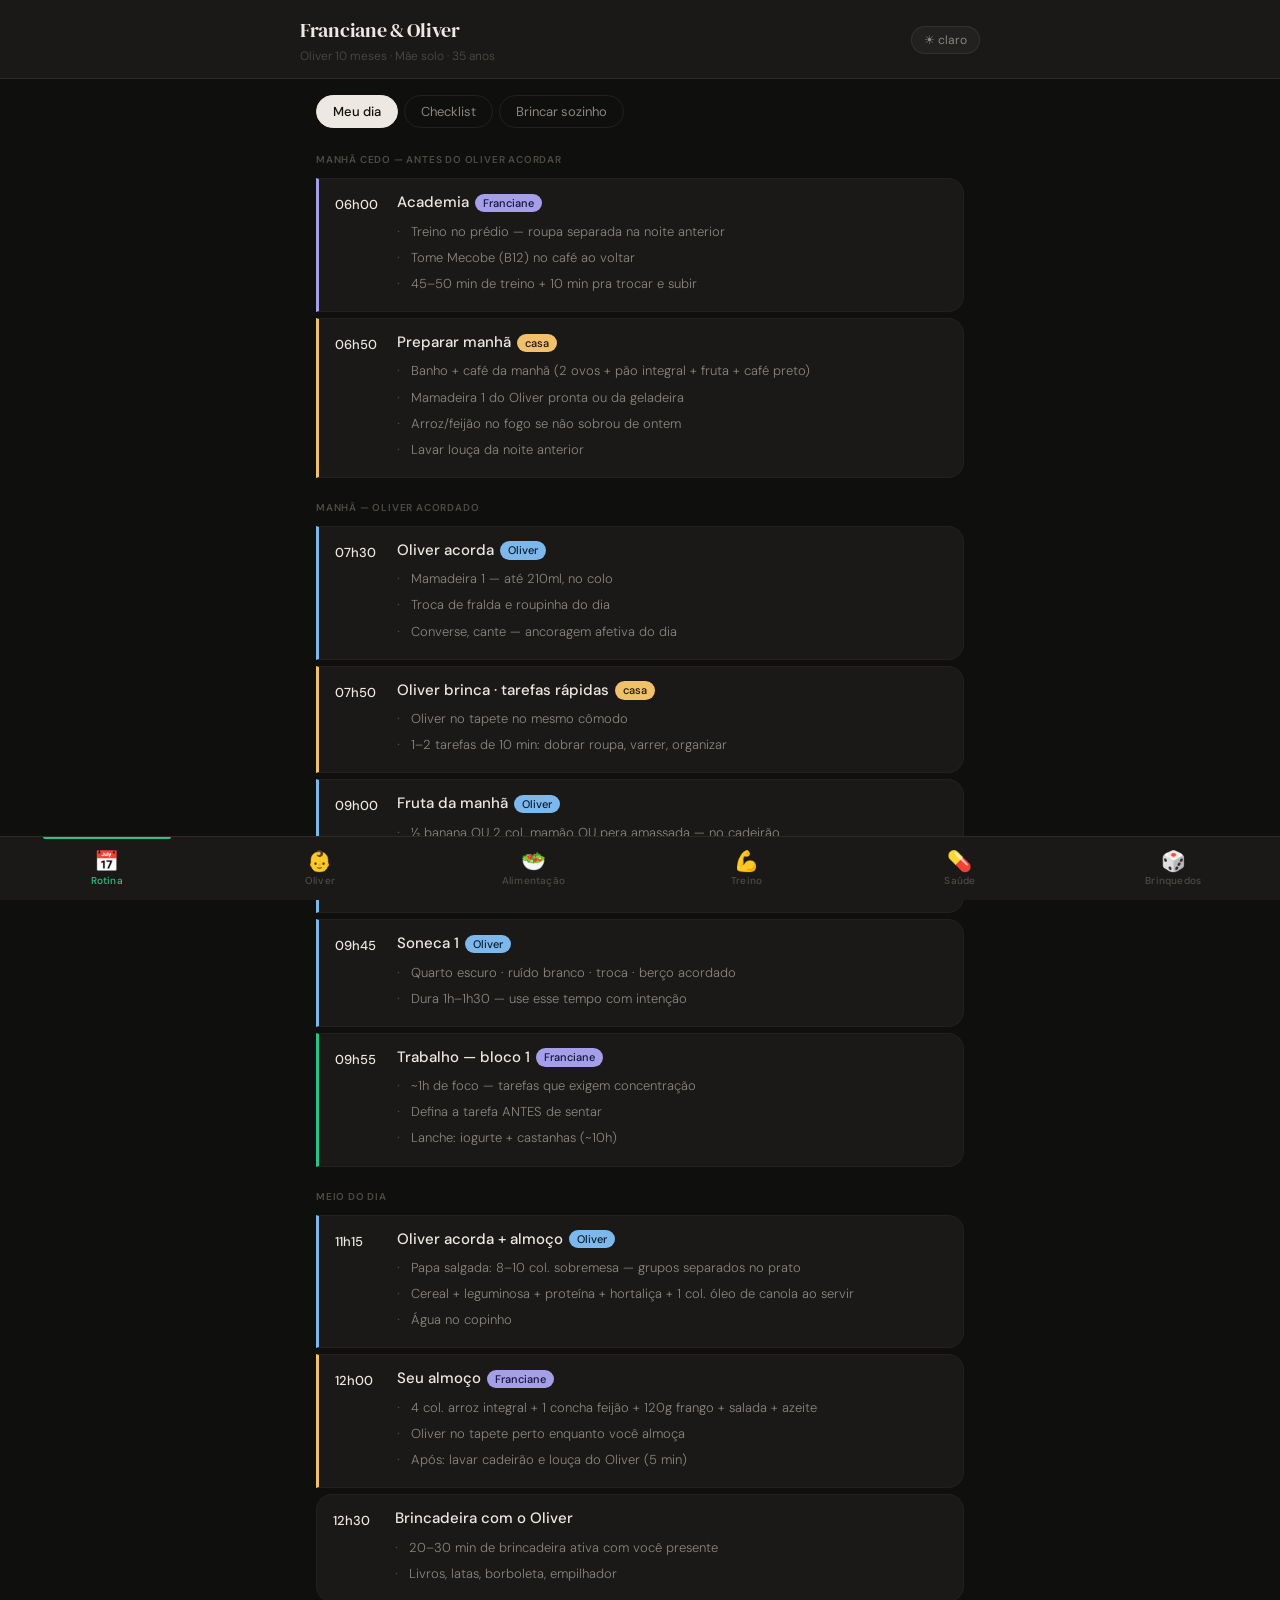
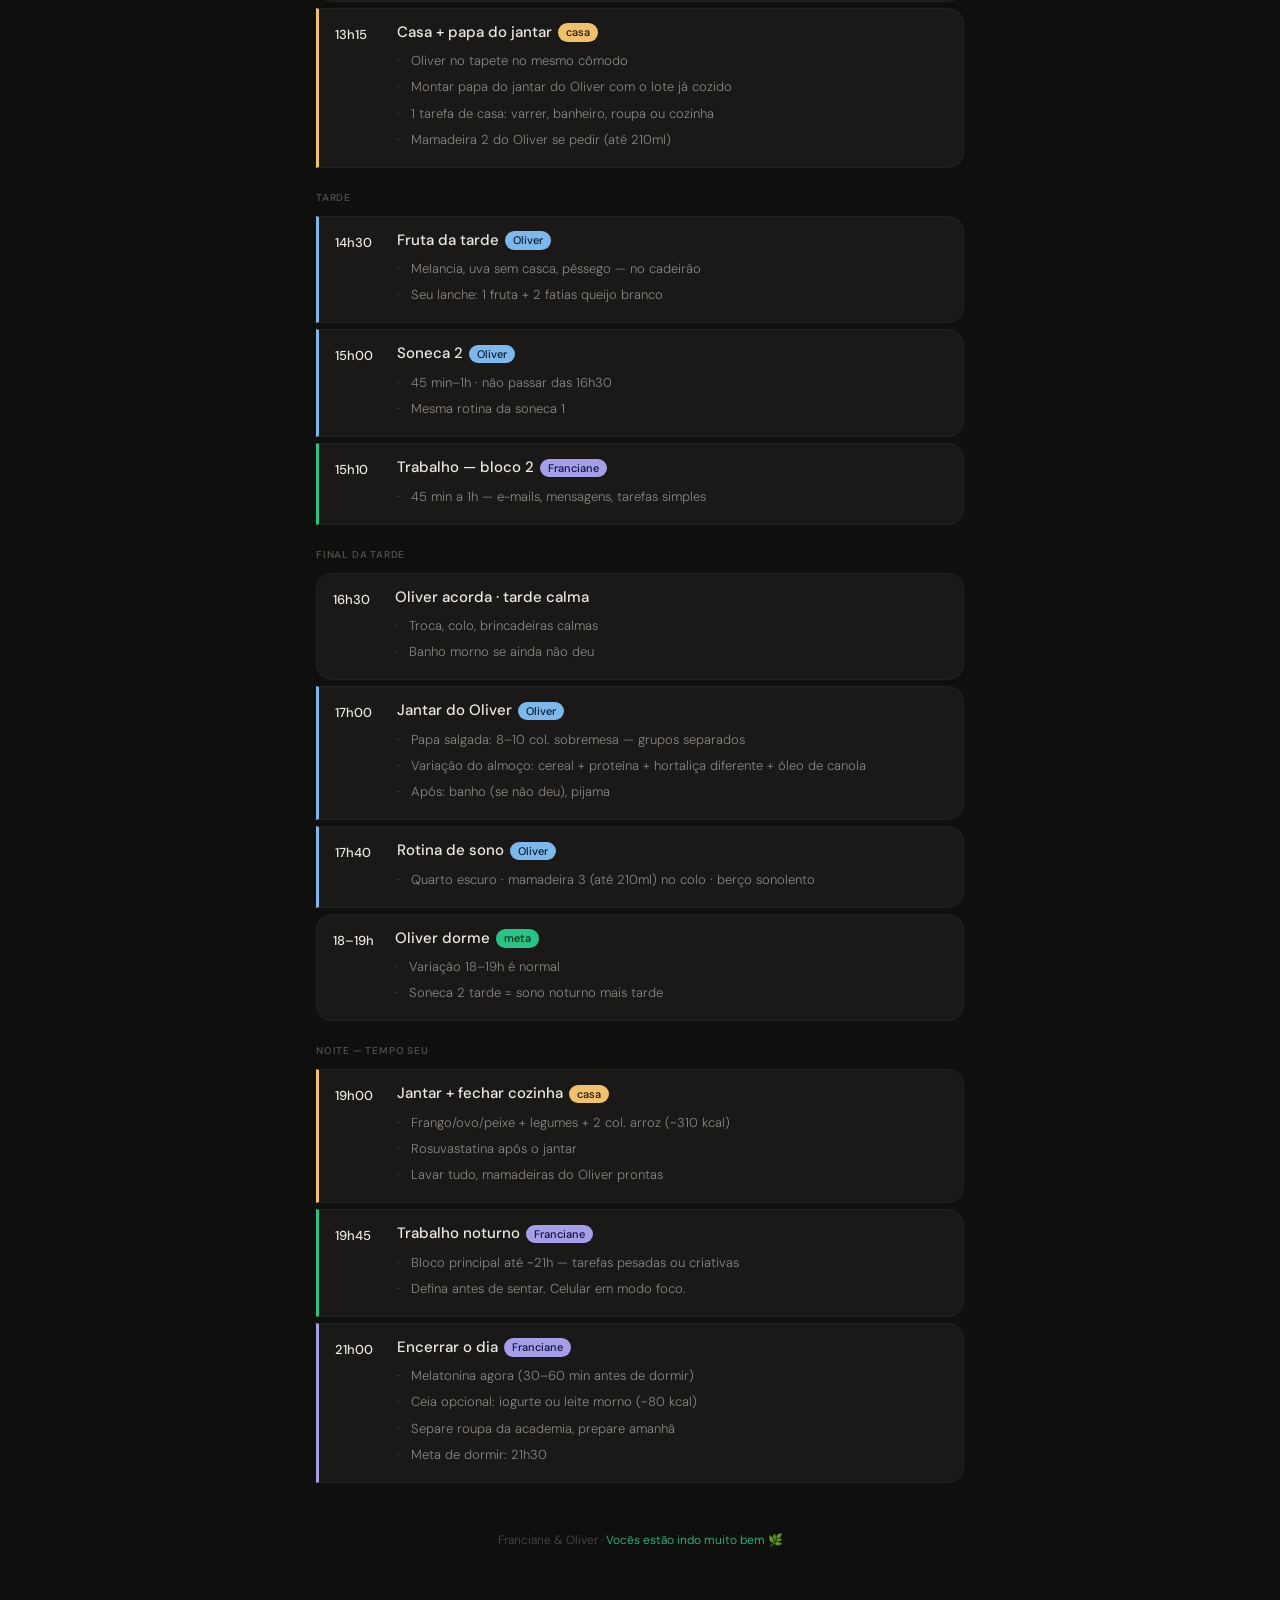
<file: index.html>
<!DOCTYPE html>
<html lang="pt-BR">
<head>
  <meta charset="UTF-8">
  <meta name="viewport" content="width=device-width, initial-scale=1.0">
  <title>Redirecionando...</title>
  <meta http-equiv="refresh" content="0; url=./franciane_oliver_v3.html">
  <script>
    window.location.replace("./franciane_oliver_v3.html");
  </script>
</head>
<body>
  <p>Abrindo app...</p>
</body>
</html>
</file>
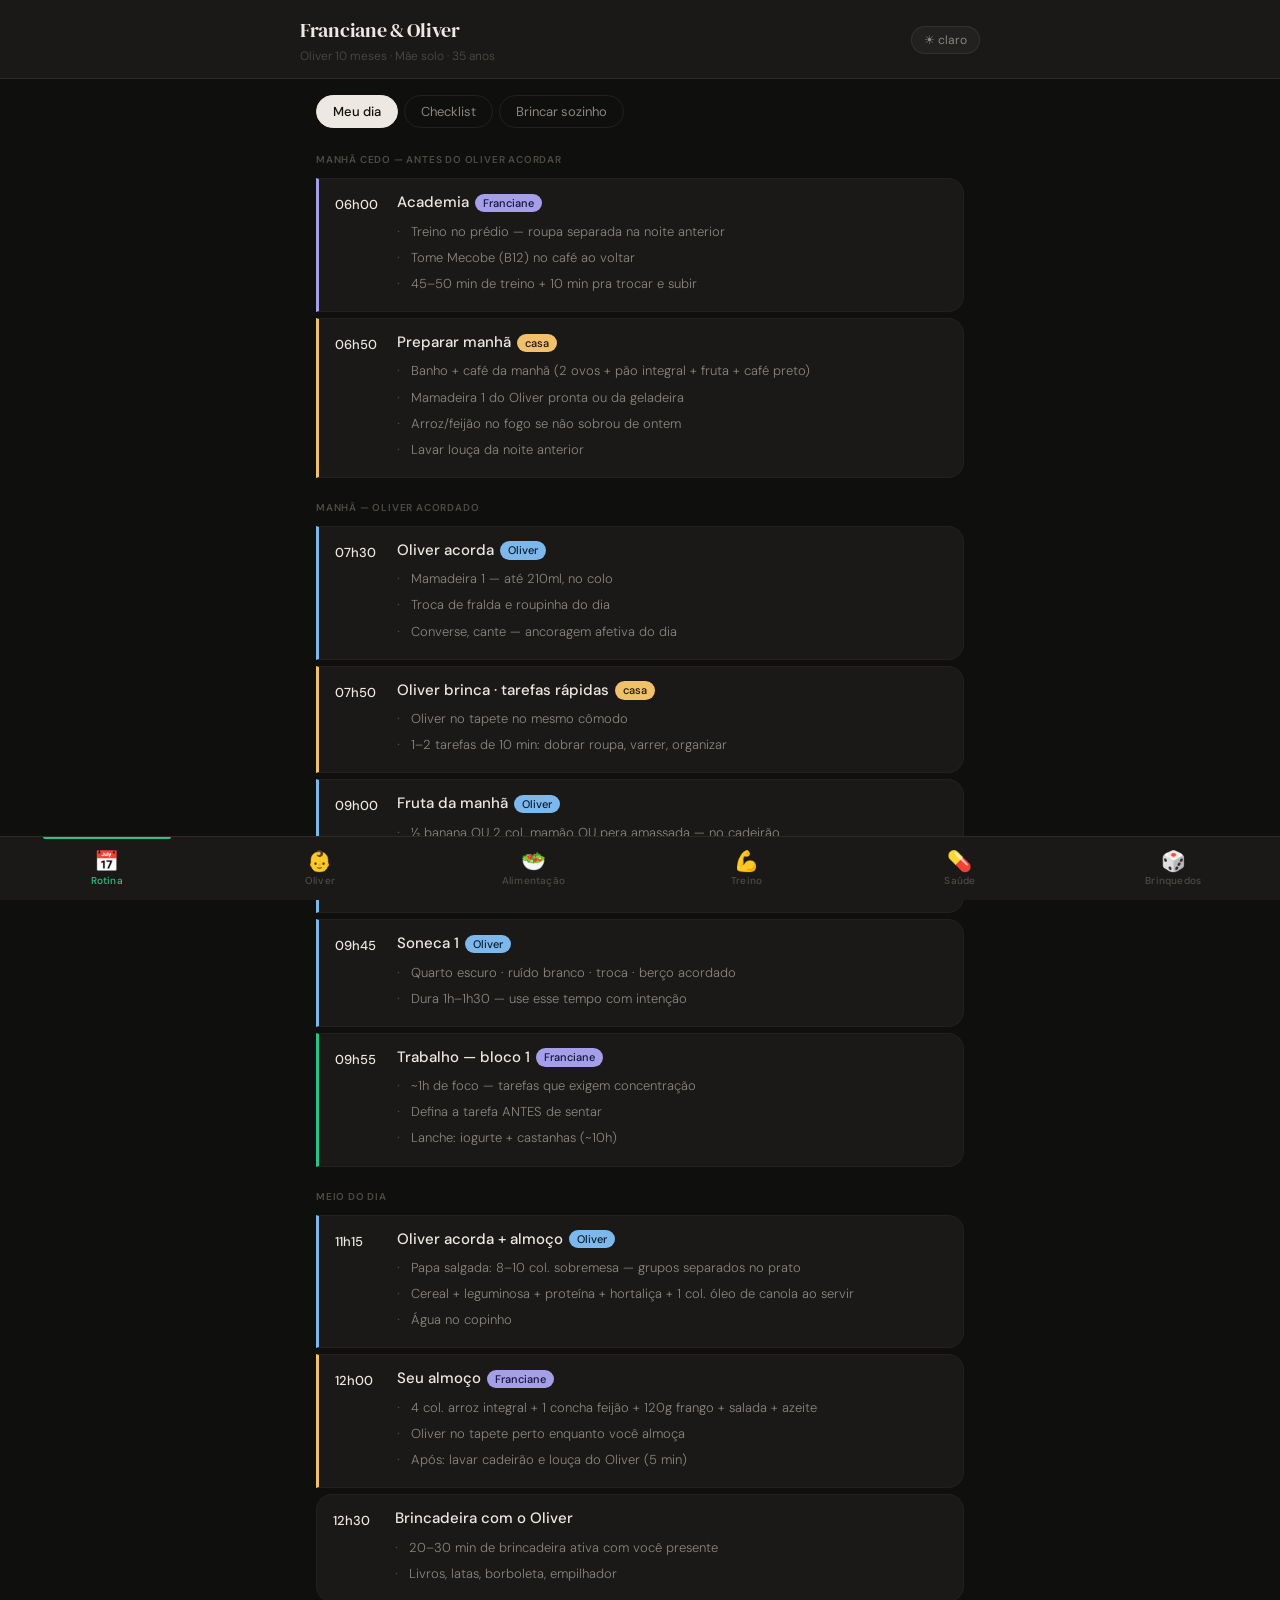
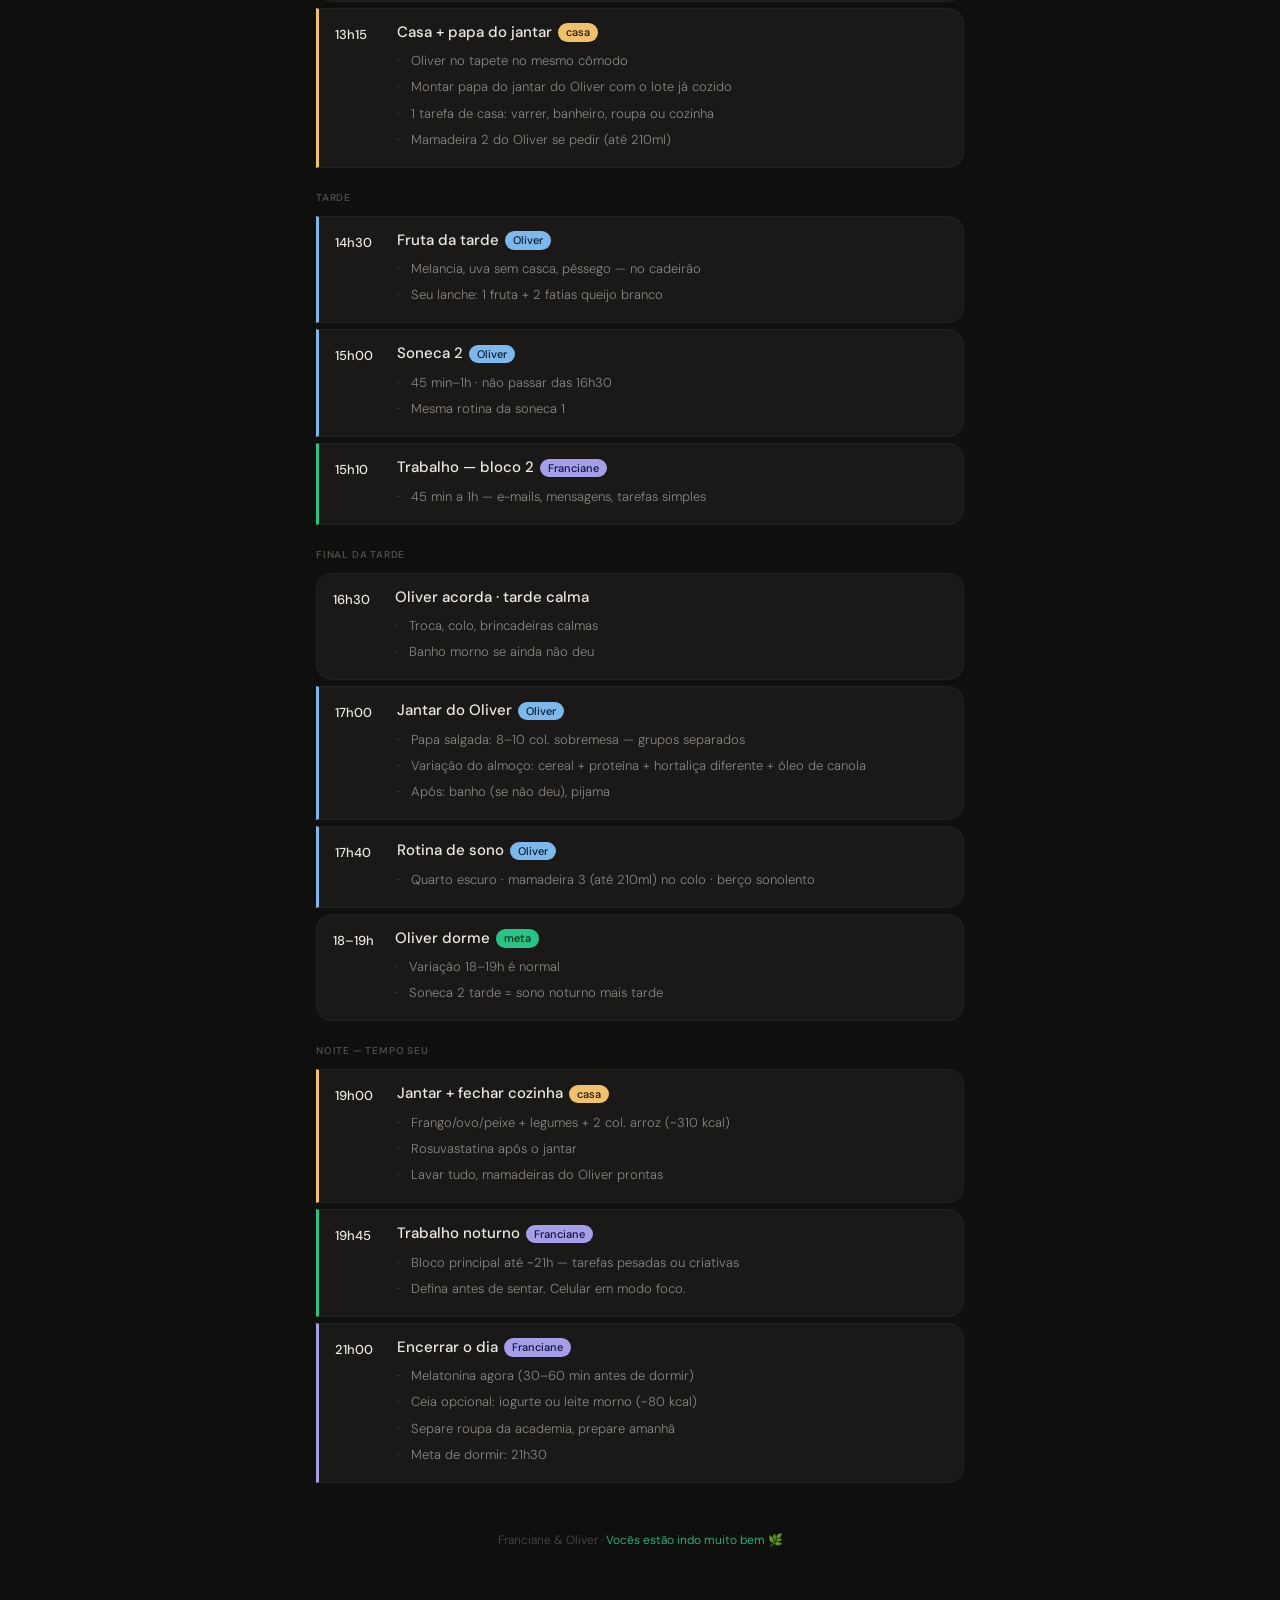
<file: franciane_oliver_v3.html>
<!DOCTYPE html>
<html lang="pt-BR" data-theme="dark">
<head>
<meta charset="UTF-8">
<meta name="viewport" content="width=device-width, initial-scale=1.0, maximum-scale=1.0">
<meta name="theme-color" content="#1A1917">
<title>Franciane &amp; Oliver</title>
<link rel="manifest" href="manifest.webmanifest">
<link href="https://fonts.googleapis.com/css2?family=DM+Serif+Display&family=DM+Sans:opsz,wght@9..40,300;9..40,400;9..40,500;9..40,600&display=swap" rel="stylesheet">
<link rel="stylesheet" href="styles/main.css">
</head>
<body>

<!-- TOP BAR -->
<div class="topbar">
  <div class="topbar-inner">
    <div>
      <h1>Franciane &amp; Oliver</h1>
      <div class="topbar-sub">Oliver 10 meses · Mãe solo · 35 anos</div>
    </div>
    <div class="top-actions">
      <button class="theme-btn" onclick="tT()" id="tbtn">☀ claro</button>
    </div>
  </div>
</div>

<!-- MAIN CONTENT -->
<div class="main">

<!-- ══ ROTINA ══════════════════════════════════ -->
<div class="page visible" id="pg-rotina">

  <div class="pill-nav">
    <button class="pill on" onclick="subNav('rot','rot-dia',this)">Meu dia</button>
    <button class="pill" onclick="subNav('rot','rot-ck',this)">Checklist</button>
    <button class="pill" onclick="subNav('rot','rot-brincar',this)">Brincar sozinho</button>
  </div>

  <!-- sub: meu dia -->
  <div id="rot-dia">
    <div class="timeline">

      <div class="period-tag">Manhã cedo — antes do Oliver acordar</div>

      <div class="tblock you">
        <div class="ttime">06h00</div>
        <div class="tcont">
          <div class="ttitle">Academia <span class="tag tag-you">Franciane</span></div>
          <div class="tdet"><ul>
            <li>Treino no prédio — roupa separada na noite anterior</li>
            <li>Tome Mecobe (B12) no café ao voltar</li>
            <li>45–50 min de treino + 10 min pra trocar e subir</li>
          </ul></div>
        </div>
      </div>

      <div class="tblock home">
        <div class="ttime">06h50</div>
        <div class="tcont">
          <div class="ttitle">Preparar manhã <span class="tag tag-home">casa</span></div>
          <div class="tdet"><ul>
            <li>Banho + café da manhã (2 ovos + pão integral + fruta + café preto)</li>
            <li>Mamadeira 1 do Oliver pronta ou da geladeira</li>
            <li>Arroz/feijão no fogo se não sobrou de ontem</li>
            <li>Lavar louça da noite anterior</li>
          </ul></div>
        </div>
      </div>

      <div class="period-tag">Manhã — Oliver acordado</div>

      <div class="tblock baby">
        <div class="ttime">07h30</div>
        <div class="tcont">
          <div class="ttitle">Oliver acorda <span class="tag tag-baby">Oliver</span></div>
          <div class="tdet"><ul>
            <li>Mamadeira 1 — até 210ml, no colo</li>
            <li>Troca de fralda e roupinha do dia</li>
            <li>Converse, cante — ancoragem afetiva do dia</li>
          </ul></div>
        </div>
      </div>

      <div class="tblock home">
        <div class="ttime">07h50</div>
        <div class="tcont">
          <div class="ttitle">Oliver brinca · tarefas rápidas <span class="tag tag-home">casa</span></div>
          <div class="tdet"><ul>
            <li>Oliver no tapete no mesmo cômodo</li>
            <li>1–2 tarefas de 10 min: dobrar roupa, varrer, organizar</li>
          </ul></div>
        </div>
      </div>

      <div class="tblock baby">
        <div class="ttime">09h00</div>
        <div class="tcont">
          <div class="ttitle">Fruta da manhã <span class="tag tag-baby">Oliver</span></div>
          <div class="tdet"><ul>
            <li>½ banana OU 2 col. mamão OU pera amassada — no cadeirão</li>
            <li>Água no copinho após</li>
            <li>Você pode comer sua fruta junto</li>
          </ul></div>
        </div>
      </div>

      <div class="tblock baby">
        <div class="ttime">09h45</div>
        <div class="tcont">
          <div class="ttitle">Soneca 1 <span class="tag tag-baby">Oliver</span></div>
          <div class="tdet"><ul>
            <li>Quarto escuro · ruído branco · troca · berço acordado</li>
            <li>Dura 1h–1h30 — use esse tempo com intenção</li>
          </ul></div>
        </div>
      </div>

      <div class="tblock work">
        <div class="ttime">09h55</div>
        <div class="tcont">
          <div class="ttitle">Trabalho — bloco 1 <span class="tag tag-you">Franciane</span></div>
          <div class="tdet"><ul>
            <li>~1h de foco — tarefas que exigem concentração</li>
            <li>Defina a tarefa ANTES de sentar</li>
            <li>Lanche: iogurte + castanhas (~10h)</li>
          </ul></div>
        </div>
      </div>

      <div class="period-tag">Meio do dia</div>

      <div class="tblock baby">
        <div class="ttime">11h15</div>
        <div class="tcont">
          <div class="ttitle">Oliver acorda + almoço <span class="tag tag-baby">Oliver</span></div>
          <div class="tdet"><ul>
            <li>Papa salgada: 8–10 col. sobremesa — grupos separados no prato</li>
            <li>Cereal + leguminosa + proteína + hortaliça + 1 col. óleo de canola ao servir</li>
            <li>Água no copinho</li>
          </ul></div>
        </div>
      </div>

      <div class="tblock home">
        <div class="ttime">12h00</div>
        <div class="tcont">
          <div class="ttitle">Seu almoço <span class="tag tag-you">Franciane</span></div>
          <div class="tdet"><ul>
            <li>4 col. arroz integral + 1 concha feijão + 120g frango + salada + azeite</li>
            <li>Oliver no tapete perto enquanto você almoça</li>
            <li>Após: lavar cadeirão e louça do Oliver (5 min)</li>
          </ul></div>
        </div>
      </div>

      <div class="tblock">
        <div class="ttime">12h30</div>
        <div class="tcont">
          <div class="ttitle">Brincadeira com o Oliver</div>
          <div class="tdet"><ul>
            <li>20–30 min de brincadeira ativa com você presente</li>
            <li>Livros, latas, borboleta, empilhador</li>
          </ul></div>
        </div>
      </div>

      <div class="tblock home">
        <div class="ttime">13h15</div>
        <div class="tcont">
          <div class="ttitle">Casa + papa do jantar <span class="tag tag-home">casa</span></div>
          <div class="tdet"><ul>
            <li>Oliver no tapete no mesmo cômodo</li>
            <li>Montar papa do jantar do Oliver com o lote já cozido</li>
            <li>1 tarefa de casa: varrer, banheiro, roupa ou cozinha</li>
            <li>Mamadeira 2 do Oliver se pedir (até 210ml)</li>
          </ul></div>
        </div>
      </div>

      <div class="period-tag">Tarde</div>

      <div class="tblock baby">
        <div class="ttime">14h30</div>
        <div class="tcont">
          <div class="ttitle">Fruta da tarde <span class="tag tag-baby">Oliver</span></div>
          <div class="tdet"><ul>
            <li>Melancia, uva sem casca, pêssego — no cadeirão</li>
            <li>Seu lanche: 1 fruta + 2 fatias queijo branco</li>
          </ul></div>
        </div>
      </div>

      <div class="tblock baby">
        <div class="ttime">15h00</div>
        <div class="tcont">
          <div class="ttitle">Soneca 2 <span class="tag tag-baby">Oliver</span></div>
          <div class="tdet"><ul>
            <li>45 min–1h · não passar das 16h30</li>
            <li>Mesma rotina da soneca 1</li>
          </ul></div>
        </div>
      </div>

      <div class="tblock work">
        <div class="ttime">15h10</div>
        <div class="tcont">
          <div class="ttitle">Trabalho — bloco 2 <span class="tag tag-you">Franciane</span></div>
          <div class="tdet"><ul>
            <li>45 min a 1h — e-mails, mensagens, tarefas simples</li>
          </ul></div>
        </div>
      </div>

      <div class="period-tag">Final da tarde</div>

      <div class="tblock">
        <div class="ttime">16h30</div>
        <div class="tcont">
          <div class="ttitle">Oliver acorda · tarde calma</div>
          <div class="tdet"><ul>
            <li>Troca, colo, brincadeiras calmas</li>
            <li>Banho morno se ainda não deu</li>
          </ul></div>
        </div>
      </div>

      <div class="tblock baby">
        <div class="ttime">17h00</div>
        <div class="tcont">
          <div class="ttitle">Jantar do Oliver <span class="tag tag-baby">Oliver</span></div>
          <div class="tdet"><ul>
            <li>Papa salgada: 8–10 col. sobremesa — grupos separados</li>
            <li>Variação do almoço: cereal + proteína + hortaliça diferente + óleo de canola</li>
            <li>Após: banho (se não deu), pijama</li>
          </ul></div>
        </div>
      </div>

      <div class="tblock baby">
        <div class="ttime">17h40</div>
        <div class="tcont">
          <div class="ttitle">Rotina de sono <span class="tag tag-baby">Oliver</span></div>
          <div class="tdet"><ul>
            <li>Quarto escuro · mamadeira 3 (até 210ml) no colo · berço sonolento</li>
          </ul></div>
        </div>
      </div>

      <div class="tblock">
        <div class="ttime">18–19h</div>
        <div class="tcont">
          <div class="ttitle">Oliver dorme <span class="tag tag-green">meta</span></div>
          <div class="tdet"><ul>
            <li>Variação 18–19h é normal</li>
            <li>Soneca 2 tarde = sono noturno mais tarde</li>
          </ul></div>
        </div>
      </div>

      <div class="period-tag">Noite — tempo seu</div>

      <div class="tblock home">
        <div class="ttime">19h00</div>
        <div class="tcont">
          <div class="ttitle">Jantar + fechar cozinha <span class="tag tag-home">casa</span></div>
          <div class="tdet"><ul>
            <li>Frango/ovo/peixe + legumes + 2 col. arroz (~310 kcal)</li>
            <li>Rosuvastatina após o jantar</li>
            <li>Lavar tudo, mamadeiras do Oliver prontas</li>
          </ul></div>
        </div>
      </div>

      <div class="tblock work">
        <div class="ttime">19h45</div>
        <div class="tcont">
          <div class="ttitle">Trabalho noturno <span class="tag tag-you">Franciane</span></div>
          <div class="tdet"><ul>
            <li>Bloco principal até ~21h — tarefas pesadas ou criativas</li>
            <li>Defina antes de sentar. Celular em modo foco.</li>
          </ul></div>
        </div>
      </div>

      <div class="tblock you">
        <div class="ttime">21h00</div>
        <div class="tcont">
          <div class="ttitle">Encerrar o dia <span class="tag tag-you">Franciane</span></div>
          <div class="tdet"><ul>
            <li>Melatonina agora (30–60 min antes de dormir)</li>
            <li>Ceia opcional: iogurte ou leite morno (~80 kcal)</li>
            <li>Separe roupa da academia, prepare amanhã</li>
            <li>Meta de dormir: 21h30</li>
          </ul></div>
        </div>
      </div>

    </div>
  </div>

  <!-- sub: checklist -->
  <div id="rot-ck" style="display:none">
    <div class="prog-wrap">
      <div class="prog-top">
        <span class="prog-lbl" id="pl">0 de 17 concluídas</span>
        <span class="prog-pct" id="ppct">0%</span>
      </div>
      <div class="prog-track"><div class="prog-fill" id="pf" style="width:0%"></div></div>
    </div>
    <div class="ck-tools">
      <div class="ck-date" id="ckDateLbl">Checklist de hoje</div>
      <div class="ck-actions">
        <button class="ck-btn" type="button" onclick="resetChecklistToday()">Resetar hoje</button>
        <button class="ck-btn" type="button" onclick="exportAppData()">Backup</button>
        <button class="ck-btn primary" type="button" onclick="openImportPicker()">Restaurar</button>
        <input type="file" id="importFileInput" accept="application/json" style="display:none">
      </div>
    </div>
    <div class="ck-list">
      <div class="ck-grp">Manhã cedo</div>
      <div class="ck-row" onclick="tg(this, event)"><div class="ck-box"><span class="ck-tick">✓</span></div><div class="ck-time editable" data-edit-key="ck-time-0">06h00</div><div class="ck-lbl editable" data-edit-key="ck-label-0">Academia (50 min) · Mecobe no cafe</div></div>
      <div class="ck-row" onclick="tg(this, event)"><div class="ck-box"><span class="ck-tick">✓</span></div><div class="ck-time editable" data-edit-key="ck-time-1">06h50</div><div class="ck-lbl editable" data-edit-key="ck-label-1">Cafe da manha · mamadeira pronta · arroz/feijao no fogo</div></div>
      <div class="ck-grp">Manhã com o Oliver</div>
      <div class="ck-row" onclick="tg(this, event)"><div class="ck-box"><span class="ck-tick">✓</span></div><div class="ck-time editable" data-edit-key="ck-time-2">07h30</div><div class="ck-lbl editable" data-edit-key="ck-label-2">Oliver acorda · mamadeira 1 · troca</div></div>
      <div class="ck-row" onclick="tg(this, event)"><div class="ck-box"><span class="ck-tick">✓</span></div><div class="ck-time editable" data-edit-key="ck-time-3">07h50</div><div class="ck-lbl editable" data-edit-key="ck-label-3">Oliver no tapete · 1-2 tarefas rapidas</div></div>
      <div class="ck-row" onclick="tg(this, event)"><div class="ck-box"><span class="ck-tick">✓</span></div><div class="ck-time editable" data-edit-key="ck-time-4">09h00</div><div class="ck-lbl editable" data-edit-key="ck-label-4">Fruta da manha · agua</div></div>
      <div class="ck-row" onclick="tg(this, event)"><div class="ck-box"><span class="ck-tick">✓</span></div><div class="ck-time editable" data-edit-key="ck-time-5">09h45</div><div class="ck-lbl editable" data-edit-key="ck-label-5">Soneca 1 · trabalho bloco 1 (~1h)</div></div>
      <div class="ck-grp">Meio do dia</div>
      <div class="ck-row" onclick="tg(this, event)"><div class="ck-box"><span class="ck-tick">✓</span></div><div class="ck-time editable" data-edit-key="ck-time-6">11h15</div><div class="ck-lbl editable" data-edit-key="ck-label-6">Oliver acorda · papa salgada almoco</div></div>
      <div class="ck-row" onclick="tg(this, event)"><div class="ck-box"><span class="ck-tick">✓</span></div><div class="ck-time editable" data-edit-key="ck-time-7">12h00</div><div class="ck-lbl editable" data-edit-key="ck-label-7">Seu almoco · lavar louca do Oliver</div></div>
      <div class="ck-row" onclick="tg(this, event)"><div class="ck-box"><span class="ck-tick">✓</span></div><div class="ck-time editable" data-edit-key="ck-time-8">12h30</div><div class="ck-lbl editable" data-edit-key="ck-label-8">Brincadeira ativa (20-30 min)</div></div>
      <div class="ck-row" onclick="tg(this, event)"><div class="ck-box"><span class="ck-tick">✓</span></div><div class="ck-time editable" data-edit-key="ck-time-9">13h15</div><div class="ck-lbl editable" data-edit-key="ck-label-9">Papa do jantar · tarefa de casa · mamadeira 2</div></div>
      <div class="ck-grp">Tarde</div>
      <div class="ck-row" onclick="tg(this, event)"><div class="ck-box"><span class="ck-tick">✓</span></div><div class="ck-time editable" data-edit-key="ck-time-10">14h30</div><div class="ck-lbl editable" data-edit-key="ck-label-10">Fruta da tarde Oliver · seu lanche</div></div>
      <div class="ck-row" onclick="tg(this, event)"><div class="ck-box"><span class="ck-tick">✓</span></div><div class="ck-time editable" data-edit-key="ck-time-11">15h00</div><div class="ck-lbl editable" data-edit-key="ck-label-11">Soneca 2 · trabalho bloco 2 (~45 min)</div></div>
      <div class="ck-row" onclick="tg(this, event)"><div class="ck-box"><span class="ck-tick">✓</span></div><div class="ck-time editable" data-edit-key="ck-time-12">17h00</div><div class="ck-lbl editable" data-edit-key="ck-label-12">Jantar Oliver · banho · pijama · mamadeira 3</div></div>
      <div class="ck-row" onclick="tg(this, event)"><div class="ck-box"><span class="ck-tick">✓</span></div><div class="ck-time editable" data-edit-key="ck-time-13">18-19h</div><div class="ck-lbl editable" data-edit-key="ck-label-13">Oliver dorme</div></div>
      <div class="ck-grp">Noite</div>
      <div class="ck-row" onclick="tg(this, event)"><div class="ck-box"><span class="ck-tick">✓</span></div><div class="ck-time editable" data-edit-key="ck-time-14">19h00</div><div class="ck-lbl editable" data-edit-key="ck-label-14">Jantar · Rosuvastatina · cozinha fechada</div></div>
      <div class="ck-row" onclick="tg(this, event)"><div class="ck-box"><span class="ck-tick">✓</span></div><div class="ck-time editable" data-edit-key="ck-time-15">19h45</div><div class="ck-lbl editable" data-edit-key="ck-label-15">Trabalho noturno</div></div>
      <div class="ck-row" onclick="tg(this, event)"><div class="ck-box"><span class="ck-tick">✓</span></div><div class="ck-time editable" data-edit-key="ck-time-16">21h00</div><div class="ck-lbl editable" data-edit-key="ck-label-16">Melatonina · ceia · roupa academia · dormir 21h30</div></div>
    </div>
  </div>

  <!-- sub: brincar sozinho -->
  <div id="rot-brincar" style="display:none">
    <div class="info-box blue" style="margin-top:16px">
      <strong>Por que o Oliver vem atrás de você?</strong><br>
      Fase de angústia de separação — neurológico e saudável. Enquanto ele te vê, consegue brincar 10–20 min.
    </div>
    <div class="slabel">Regra principal</div>
    <div class="tip"><div class="tip-title">Mesmo cômodo sempre</div><div class="tip-body">Não tente sair de perto — leve ele junto. Monte o tapete onde você vai trabalhar. Com você à vista, ele tolera ficar sozinho.</div></div>
    <div class="slabel">Cantinho seguro</div>
    <div class="tip amber"><div class="tip-title">Como montar</div><div class="tip-body"><ul>
      <li>Tapete de EVA longe de tomadas e quinas</li>
      <li>Grade dobrável delimita área segura</li>
      <li>Latas, potes, caixinhas, bola — objetos variados</li>
      <li>Troque os brinquedos a cada 2–3 dias</li>
    </ul></div></div>
    <div class="tip"><div class="tip-title">Técnica: 5 min antes de afastar</div><div class="tip-body">Sente no chão com ele por 5 min antes de qualquer tarefa. Ele se "abastece" de atenção e aguentar mais tempo sozinho depois.</div></div>
    <div class="slabel">O que funciona com ele por perto</div>
    <div class="tip blue"><div class="tip-title">Tarefas compatíveis</div><div class="tip-body"><ul>
      <li>Dobrar roupa, varrer, organizar sala</li>
      <li>Lavar louça — cadeirinha ao lado da pia</li>
      <li>Cozinhar coisas simples — longe do fogão</li>
    </ul></div></div>
    <div class="tip coral"><div class="tip-title">Tarefas incompatíveis (guardar pra soneca)</div><div class="tip-body"><ul>
      <li>Trabalho com leitura/escrita concentrada</li>
      <li>Óleo quente, panela de pressão</li>
      <li>Limpeza com produto químico</li>
    </ul></div></div>
  </div>

</div>

<!-- ══ OLIVER ══════════════════════════════════ -->
<div class="page" id="pg-oliver">

  <div class="pill-nav">
    <button class="pill on" onclick="subNav('oli','oli-ali',this)">Alimentação</button>
    <button class="pill" onclick="subNav('oli','oli-sono',this)">Sono</button>
    <button class="pill" onclick="subNav('oli','oli-dr',this)">Dr. Gleyson</button>
  </div>

  <!-- sub: alimentação -->
  <div id="oli-ali">

    <div class="slabel">Dia do Oliver</div>
    <div class="card">
      <div class="card-head"><span class="card-title">Horários de todas as refeições</span></div>
      <div class="card-row"><div class="cr-l">07h30</div><div class="cr-r">🍼 Mamadeira 1 — ao acordar (até 210ml)</div></div>
      <div class="card-row"><div class="cr-l">09h00</div><div class="cr-r">🍌 Fruta da manhã — antes da soneca 1</div></div>
      <div class="card-row"><div class="cr-l">11h15</div><div class="cr-r">🍽 Papa salgada — almoço (8–10 col. sobremesa)</div></div>
      <div class="card-row"><div class="cr-l">13h15</div><div class="cr-r">🍼 Mamadeira 2 — se pedir (até 210ml)</div></div>
      <div class="card-row"><div class="cr-l">14h30</div><div class="cr-r">🍉 Fruta da tarde — antes da soneca 2</div></div>
      <div class="card-row"><div class="cr-l">17h00</div><div class="cr-r">🍽 Papa salgada — jantar (8–10 col. sobremesa)</div></div>
      <div class="card-row"><div class="cr-l">17h40</div><div class="cr-r">🍼 Mamadeira 3 — quarto escuro, antes de dormir (até 210ml)</div></div>
    </div>

    <div class="slabel">Frutas</div>
    <div class="card">
      <div class="card-head"><span class="card-title">Fruta da manhã · 09h00</span><span class="card-sub">antes da soneca 1</span></div>
      <div class="card-row"><div class="cr-l">Banana</div><div class="cr-r">½ unidade amassada</div></div>
      <div class="card-row"><div class="cr-l">Mamão</div><div class="cr-r">2 col. sopa amassado</div></div>
      <div class="card-row"><div class="cr-l">Pera / maçã / manga</div><div class="cr-r">2 col. sopa amassada</div></div>
    </div>
    <div class="card">
      <div class="card-head"><span class="card-title">Fruta da tarde · 14h30</span><span class="card-sub">antes da soneca 2</span></div>
      <div class="card-row"><div class="cr-l">Melancia</div><div class="cr-r">2–3 col. sopa em pedaços</div></div>
      <div class="card-row"><div class="cr-l">Uva</div><div class="cr-r">3–4 un. sem casca, cortadas ao meio</div></div>
      <div class="card-row"><div class="cr-l">Pêssego / ameixa</div><div class="cr-r">2 col. sopa amassada</div></div>
    </div>

    <div class="slabel">Papa salgada — Dr. Gleyson</div>
    <div class="info-box green">
      <strong>Regra:</strong> 8–10 colheres de sobremesa por refeição · alimentos <strong>separados</strong> no prato · 1 col. óleo de canola só na hora de servir (não cozinhar)
    </div>

    <div class="meal">
      <div class="meal-head"><span class="meal-title">Almoço · 11h15</span><span class="meal-kcal">8–10 col. sobremesa</span></div>
      <div class="meal-row"><span class="meal-name">🌾 Cereal ou tubérculo</span><span class="meal-qty">arroz, macarrão, batata, mandioca</span></div>
      <div class="meal-row"><span class="meal-name">🫘 Leguminosa</span><span class="meal-qty">feijão, ervilha, lentilha</span></div>
      <div class="meal-row"><span class="meal-name">🍗 Proteína animal</span><span class="meal-qty">frango, carne, ovo cozido, peixe</span></div>
      <div class="meal-row"><span class="meal-name">🥕 Hortaliça</span><span class="meal-qty">cenoura, abobrinha, espinafre, acelga</span></div>
      <div class="meal-row"><span class="meal-name">🫙 Óleo de canola</span><span class="meal-qty">1 col. sobremesa — só na papa pronta</span></div>
    </div>

    <div class="meal">
      <div class="meal-head"><span class="meal-title">Jantar · 17h00</span><span class="meal-kcal">variar do almoço</span></div>
      <div class="meal-row"><span class="meal-name">🌾 Cereal ou tubérculo</span><span class="meal-qty">diferente do almoço</span></div>
      <div class="meal-row"><span class="meal-name">🫘 Leguminosa</span><span class="meal-qty">pode repetir</span></div>
      <div class="meal-row"><span class="meal-name">🍗 Proteína animal</span><span class="meal-qty">diferente do almoço</span></div>
      <div class="meal-row"><span class="meal-name">🥕 Hortaliça</span><span class="meal-qty">beterraba, chuchu, vagem, berinjela</span></div>
      <div class="meal-row"><span class="meal-name">🫙 Óleo de canola</span><span class="meal-qty">1 col. sobremesa — só na papa pronta</span></div>
    </div>

    <div class="tip amber">
      <div class="tip-title">Montagem do prato</div>
      <div class="tip-body">Cada grupo separado no prato — Oliver precisa ver, cheirar e provar cada sabor individualmente. Não misture tudo. Isso facilita a aceitação a longo prazo.</div>
    </div>
  </div>

  <!-- sub: sono -->
  <div id="oli-sono" style="display:none">
    <div class="slabel">Janelas de sono</div>
    <div class="card">
      <div class="card-row"><div class="cr-l">Soneca 1</div><div class="cr-r">09h45 · 1h–1h30 · acordado ~2h15 antes</div></div>
      <div class="card-row"><div class="cr-l">Soneca 2</div><div class="cr-r">15h · 45min–1h · terminar até 16h30</div></div>
      <div class="card-row"><div class="cr-l">Noite</div><div class="cr-r">18h–19h até ~07h30 (10–12h)</div></div>
    </div>
    <div class="slabel">Rotina — sempre igual</div>
    <div class="card">
      <div class="card-row"><div class="cr-l">1. Quarto escuro</div><div class="cr-r">blackout ou cortina grossa</div></div>
      <div class="card-row"><div class="cr-l">2. Ruído branco</div><div class="cr-r">app, YouTube ou ventilador</div></div>
      <div class="card-row"><div class="cr-l">3. Troca de fralda</div><div class="cr-r">calma, sem muita conversa</div></div>
      <div class="card-row"><div class="cr-l">4. Mamadeira no colo</div><div class="cr-r">sentada na penumbra, silêncio</div></div>
      <div class="card-row"><div class="cr-l">5. Berço acordado</div><div class="cr-r">sonolento, não dormindo</div></div>
    </div>
    <div class="tip coral"><div class="tip-title">Atenção à soneca 2</div><div class="tip-body">Se passar das 16h30, compromete o sono da noite inteira. Se não dormiu a soneca 2, antecipe o sono noturno para 17h30.</div></div>
  </div>

  <!-- sub: dr gleyson -->
  <div id="oli-dr" style="display:none">
    <div class="info-box blue" style="margin-top:16px">
      <strong>Dr. Gleyson Müller — Pediatra CRM 107.798</strong><br>
      Clínica Plexus · Descomplica Pediatra (YouTube)
    </div>
    <div class="slabel">Regras principais</div>
    <div class="card">
      <div class="card-row"><div class="cr-l">Alimentos separados</div><div class="cr-r">Cada grupo separado no prato — Oliver identifica cada sabor</div></div>
      <div class="card-row"><div class="cr-l">8–10 exposições</div><div class="cr-r">Continue oferecendo se recusar — são necessárias 8–10 tentativas</div></div>
      <div class="card-row"><div class="cr-l">Óleo de canola</div><div class="cr-r">1 col. sobremesa na papa JÁ PRONTA — não cozinhar</div></div>
      <div class="card-row"><div class="cr-l">Sem sal</div><div class="cr-r">Tempere só com ervas: salsinha, cebolinha</div></div>
      <div class="card-row"><div class="cr-l">Sem açúcar / mel</div><div class="cr-r">Mel proibido para menores de 1 ano</div></div>
      <div class="card-row"><div class="cr-l">Ovo inteiro</div><div class="cr-r">Clara + gema — sempre bem cozido. Pode desde o 6º mês</div></div>
      <div class="card-row"><div class="cr-l">Peixe</div><div class="cr-r">Merluza, tilápia sem espinhas. Pode desde o 6º mês</div></div>
    </div>
    <div class="slabel">O que é cada grupo</div>
    <div class="card">
      <div class="card-head"><span class="card-title">Hortaliças — legumes vs verduras</span></div>
      <div class="card-row"><div class="cr-l">Legumes</div><div class="cr-r">Cenoura, beterraba, abóbora, chuchu, vagem, berinjela, pimentão</div></div>
      <div class="card-row"><div class="cr-l">Verduras</div><div class="cr-r">Agrião, alface, espinafre, serralha, acelga, almeirão</div></div>
    </div>
    <div class="card">
      <div class="card-head"><span class="card-title">Cereais e tubérculos</span></div>
      <div class="card-row"><div class="cr-l">Cereais</div><div class="cr-r">Arroz, milho, macarrão</div></div>
      <div class="card-row"><div class="cr-l">Tubérculos</div><div class="cr-r">Batata, mandioca, cará, inhame, batata-doce</div></div>
    </div>
  </div>

</div>

<!-- ══ ALIMENTAÇÃO ═════════════════════════════ -->
<div class="page" id="pg-alim">

  <div class="pill-nav">
    <button class="pill on" onclick="subNav('alim','alim-card',this)">Cardápio</button>
    <button class="pill" onclick="subNav('alim','alim-coz',this)">Quando cozinhar</button>
  </div>

  <!-- sub: cardápio Franciane -->
  <div id="alim-card">
    <div class="macros" style="margin-top:16px">
      <div class="macro-box"><div class="macro-val">1.500</div><div class="macro-lbl">kcal/dia</div></div>
      <div class="macro-box"><div class="macro-val">120g</div><div class="macro-lbl">proteína</div></div>
      <div class="macro-box"><div class="macro-val">150g</div><div class="macro-lbl">carb</div></div>
      <div class="macro-box"><div class="macro-val">50g</div><div class="macro-lbl">gordura</div></div>
    </div>

    <div class="meal">
      <div class="meal-head"><span class="meal-title">Café da manhã · 06h50</span><span class="meal-kcal">~380 kcal</span></div>
      <div class="meal-row"><span class="meal-name">2 ovos mexidos ou cozidos</span><span class="meal-qty">~140 kcal</span></div>
      <div class="meal-row"><span class="meal-name">1 fatia pão integral</span><span class="meal-qty">~80 kcal</span></div>
      <div class="meal-row"><span class="meal-name">1 fruta pequena</span><span class="meal-qty">~80 kcal</span></div>
      <div class="meal-row"><span class="meal-name">Café preto ou chá sem açúcar</span><span class="meal-qty">0</span></div>
      <div class="meal-row"><span class="meal-name">1 copo leite desnatado (200ml)</span><span class="meal-qty">~70 kcal</span></div>
    </div>

    <div class="meal">
      <div class="meal-head"><span class="meal-title">Lanche manhã · ~10h</span><span class="meal-kcal">~190 kcal</span></div>
      <div class="meal-row"><span class="meal-name">1 iogurte natural desnatado (170g)</span><span class="meal-qty">~100 kcal</span></div>
      <div class="meal-row"><span class="meal-name">Castanhas (15g)</span><span class="meal-qty">~90 kcal</span></div>
    </div>

    <div class="meal">
      <div class="meal-head"><span class="meal-title">Almoço · 12h00</span><span class="meal-kcal">~480 kcal</span></div>
      <div class="meal-row"><span class="meal-name">4 col. sopa arroz integral</span><span class="meal-qty">~140 kcal</span></div>
      <div class="meal-row"><span class="meal-name">1 concha feijão</span><span class="meal-qty">~80 kcal</span></div>
      <div class="meal-row"><span class="meal-name">120g frango grelhado ou carne magra</span><span class="meal-qty">~180 kcal</span></div>
      <div class="meal-row"><span class="meal-name">Salada à vontade</span><span class="meal-qty">~30 kcal</span></div>
      <div class="meal-row"><span class="meal-name">1 col. chá azeite de oliva</span><span class="meal-qty">~45 kcal</span></div>
    </div>

    <div class="meal">
      <div class="meal-head"><span class="meal-title">Lanche tarde · 14h30</span><span class="meal-kcal">~180 kcal</span></div>
      <div class="meal-row"><span class="meal-name">1 fruta (laranja, pera ou mamão)</span><span class="meal-qty">~80 kcal</span></div>
      <div class="meal-row"><span class="meal-name">2 fatias queijo branco minas</span><span class="meal-qty">~100 kcal</span></div>
    </div>

    <div class="meal">
      <div class="meal-head"><span class="meal-title">Jantar · 19h00</span><span class="meal-kcal">~310 kcal</span></div>
      <div class="meal-row"><span class="meal-name">100g frango, 2 ovos ou peixe</span><span class="meal-qty">~150 kcal</span></div>
      <div class="meal-row"><span class="meal-name">Legumes refogados ou no vapor</span><span class="meal-qty">~80 kcal</span></div>
      <div class="meal-row"><span class="meal-name">2 col. arroz ou batata-doce</span><span class="meal-qty">~80 kcal</span></div>
    </div>

    <div class="meal">
      <div class="meal-head"><span class="meal-title">Ceia · 21h</span><span class="meal-kcal">~80 kcal</span></div>
      <div class="meal-row"><span class="meal-name">Iogurte desnatado ou leite morno</span><span class="meal-qty">~80 kcal</span></div>
    </div>

    <div class="slabel">Evitar</div>
    <div class="tip coral"><div class="tip-title">Cortar para emagrecer mais rápido</div><div class="tip-body"><ul>
      <li>Refrigerante, suco de caixinha, achocolatado</li>
      <li>Frituras e fast food</li>
      <li>Pão branco, biscoito recheado, bolo industrializado</li>
      <li>Açúcar no café — troque por adoçante ou tome puro</li>
    </ul></div></div>
  </div>

  <!-- sub: quando cozinhar -->
  <div id="alim-coz" style="display:none">
    <div class="info-box green" style="margin-top:16px"><strong>Estratégia:</strong> cozinhe em lote. Frango, arroz e legumes duram 3 dias na geladeira — elimina a necessidade de cozinhar todo dia.</div>

    <div class="slabel">Janela 1 · 06h50</div>
    <div class="tblock home" style="margin-bottom:6px">
      <div class="ttime">06h50</div>
      <div class="tcont">
        <div class="ttitle">Arroz + feijão do dia</div>
        <div class="tdet"><ul>
          <li>Se não sobrou de ontem: arroz e feijão no fogo durante o banho</li>
          <li>Faça 2–3 xícaras de arroz de uma vez — dura 3 dias</li>
        </ul></div>
      </div>
    </div>

    <div class="slabel">Janela 2 · 09h55 (soneca 1)</div>
    <div class="tblock home" style="margin-bottom:6px">
      <div class="ttime">09h55</div>
      <div class="tcont">
        <div class="ttitle">Frango em lote + legumes base</div>
        <div class="tdet"><ul>
          <li>Cozinhe 400–500g de frango — rende 3 dias pra você e pro Oliver</li>
          <li>Legumes: abobrinha, cenoura, batata-doce juntos numa panela</li>
          <li>Guarde em potes separados na geladeira</li>
        </ul></div>
      </div>
    </div>

    <div class="slabel">Janela 3 · 13h15 (Oliver no tapete)</div>
    <div class="tblock home" style="margin-bottom:6px">
      <div class="ttime">13h15</div>
      <div class="tcont">
        <div class="ttitle">Papa do jantar do Oliver</div>
        <div class="tdet"><ul>
          <li>Use o lote já cozido — monte os grupos separados no potinho</li>
          <li>Sem sal — tempere com salsinha/cebolinha</li>
          <li>Óleo de canola só na hora de servir (às 17h)</li>
          <li>Guarde na geladeira</li>
        </ul></div>
      </div>
    </div>

    <div class="slabel">Janela 4 · 19h (Oliver dormindo)</div>
    <div class="tblock home" style="margin-bottom:6px">
      <div class="ttime">19h00</div>
      <div class="tcont">
        <div class="ttitle">Seu jantar + fechar cozinha</div>
        <div class="tdet"><ul>
          <li>Frango do lote (já pronto) ou ovo mexido (5 min)</li>
          <li>Legumes do lote refogados rapidamente no azeite</li>
          <li>Lavar tudo, limpar fogão, mamadeiras de amanhã</li>
        </ul></div>
      </div>
    </div>

    <div class="slabel">Lista de compras semanal</div>
    <div class="card">
      <div class="card-head"><span class="card-title">Proteínas</span><span class="card-sub">2x por semana</span></div>
      <div class="card-row"><div class="cr-l">Frango (filé)</div><div class="cr-r">1 kg — 3 dias de lote</div></div>
      <div class="card-row"><div class="cr-l">Ovos</div><div class="cr-r">1 cartela (12 un.)</div></div>
      <div class="card-row"><div class="cr-l">Peixe</div><div class="cr-r">200g para 2 jantares</div></div>
    </div>
    <div class="card">
      <div class="card-head"><span class="card-title">Carboidratos e legumes</span><span class="card-sub">1x por semana</span></div>
      <div class="card-row"><div class="cr-l">Arroz integral</div><div class="cr-r">1 kg dura ~2 semanas</div></div>
      <div class="card-row"><div class="cr-l">Feijão</div><div class="cr-r">500g dura a semana</div></div>
      <div class="card-row"><div class="cr-l">Batata-doce</div><div class="cr-r">500g</div></div>
      <div class="card-row"><div class="cr-l">Abobrinha, cenoura, brócolis</div><div class="cr-r">3–4 dias de legume base</div></div>
      <div class="card-row"><div class="cr-l">Frutas variadas</div><div class="cr-r">Para Oliver e para você</div></div>
    </div>
    <div class="card">
      <div class="card-head"><span class="card-title">Laticínios e extras</span></div>
      <div class="card-row"><div class="cr-l">Iogurte desnatado</div><div class="cr-r">4–6 unidades</div></div>
      <div class="card-row"><div class="cr-l">Queijo branco minas</div><div class="cr-r">200g</div></div>
      <div class="card-row"><div class="cr-l">Castanhas</div><div class="cr-r">100g — porções de 15g</div></div>
      <div class="card-row"><div class="cr-l">Azeite de oliva</div><div class="cr-r">1 frasco pequeno</div></div>
      <div class="card-row"><div class="cr-l">Óleo de canola</div><div class="cr-r">Para a papa do Oliver</div></div>
    </div>
  </div>

</div>

<!-- ══ TREINO ═══════════════════════════════════ -->
<div class="page" id="pg-treino">

  <div class="pill-nav">
    <button class="pill on" onclick="subNav('tr','tr-plano',this)">Plano</button>
    <button class="pill" onclick="subNav('tr','tr-aca',this)">Academia</button>
    <button class="pill" onclick="subNav('tr','tr-casa',this)">Em casa</button>
  </div>

  <!-- sub: plano -->
  <div id="tr-plano">
    <div class="slabel">Semana</div>
    <div class="week-grid">
      <div class="wday on"><div class="wd-name">Seg</div><div class="wd-type">Academia A</div></div>
      <div class="wday off"><div class="wd-name">Ter</div><div class="wd-type">Descanso</div></div>
      <div class="wday on"><div class="wd-name">Qua</div><div class="wd-type">Academia B</div></div>
      <div class="wday off"><div class="wd-name">Qui</div><div class="wd-type">Descanso</div></div>
      <div class="wday on"><div class="wd-name">Sex</div><div class="wd-type">Academia A</div></div>
      <div class="wday off"><div class="wd-name">Sáb</div><div class="wd-type">Casa/caminhada</div></div>
      <div class="wday off"><div class="wd-name">Dom</div><div class="wd-type">Descanso</div></div>
    </div>
    <div class="card">
      <div class="card-head"><span class="card-title">Treino A · Seg e Sex · 06h–06h50</span><span class="card-sub">Peito · Ombro · Tríceps</span></div>
      <div class="card-row"><div class="cr-l">Aquecimento</div><div class="cr-r">10 min esteira 5–6 km/h</div></div>
      <div class="card-row"><div class="cr-l">Musculação</div><div class="cr-r">Peito + ombro + tríceps · ~25 min</div></div>
      <div class="card-row"><div class="cr-l">Cardio final</div><div class="cr-r">20 min bike ou elíptico moderado</div></div>
    </div>
    <div class="card">
      <div class="card-head"><span class="card-title">Treino B · Quarta · 06h–06h50</span><span class="card-sub">Costas · Bíceps · Abdômen</span></div>
      <div class="card-row"><div class="cr-l">Aquecimento</div><div class="cr-r">10 min esteira</div></div>
      <div class="card-row"><div class="cr-l">Musculação</div><div class="cr-r">Costas + bíceps + abdômen · ~25 min</div></div>
      <div class="card-row"><div class="cr-l">Cardio final</div><div class="cr-r">20 min elíptico moderado</div></div>
    </div>
    <div class="slabel">Metas</div>
    <div class="macros">
      <div class="macro-box"><div class="macro-val" style="font-size:16px">36,9</div><div class="macro-lbl">IMC atual</div></div>
      <div class="macro-box"><div class="macro-val" style="font-size:16px">65 kg</div><div class="macro-lbl">meta</div></div>
      <div class="macro-box"><div class="macro-val" style="font-size:16px">500</div><div class="macro-lbl">déficit kcal</div></div>
      <div class="macro-box"><div class="macro-val" style="font-size:16px">~2 kg</div><div class="macro-lbl">por mês</div></div>
    </div>
  </div>

  <!-- sub: academia -->
  <div id="tr-aca" style="display:none">
    <div class="slabel">Treino A — Seg e Sex</div>
    <div class="ex-list">
      <div class="ex-item"><div class="ex-num">01</div><div class="ex-body"><div class="ex-name">Esteira <span class="etag et-b">cardio</span></div><div class="ex-det">10 min · 5–6 km/h · inclinação 1–2%</div></div></div>
      <div class="ex-item"><div class="ex-num">02</div><div class="ex-body"><div class="ex-name">Supino com halteres <span class="etag et-g">peito</span></div><div class="ex-det">3 séries × 12 reps · 60s descanso</div></div></div>
      <div class="ex-item"><div class="ex-num">03</div><div class="ex-body"><div class="ex-name">Crucifixo no cross (cabo baixo) <span class="etag et-g">peito</span></div><div class="ex-det">3 séries × 15 reps · 60s · fios de baixo, junte em arco</div></div></div>
      <div class="ex-item"><div class="ex-num">04</div><div class="ex-body"><div class="ex-name">Elevação lateral <span class="etag et-a">ombro</span></div><div class="ex-det">3 séries × 12 reps · 60s · cotovelo levemente dobrado</div></div></div>
      <div class="ex-item"><div class="ex-num">05</div><div class="ex-body"><div class="ex-name">Desenvolvimento com halteres <span class="etag et-a">ombro</span></div><div class="ex-det">3 séries × 12 reps · 60s · empurre para cima</div></div></div>
      <div class="ex-item"><div class="ex-num">06</div><div class="ex-body"><div class="ex-name">Tríceps no cross (cabo alto) <span class="etag et-c">tríceps</span></div><div class="ex-det">3 séries × 15 reps · 60s · cotovelos colados, empurre para baixo</div></div></div>
      <div class="ex-item"><div class="ex-num">07</div><div class="ex-body"><div class="ex-name">Bike ou Elíptico <span class="etag et-b">cardio</span></div><div class="ex-det">20 min · intensidade moderada</div></div></div>
    </div>
    <div class="slabel">Treino B — Quarta</div>
    <div class="ex-list">
      <div class="ex-item"><div class="ex-num">01</div><div class="ex-body"><div class="ex-name">Esteira <span class="etag et-b">cardio</span></div><div class="ex-det">10 min · 5–6 km/h</div></div></div>
      <div class="ex-item"><div class="ex-num">02</div><div class="ex-body"><div class="ex-name">Remada no cross (cabo baixo) <span class="etag et-g">costas</span></div><div class="ex-det">3 séries × 12 reps · puxe ao umbigo, cotovelos para trás</div></div></div>
      <div class="ex-item"><div class="ex-num">03</div><div class="ex-body"><div class="ex-name">Puxada no cross (cabo alto) <span class="etag et-g">costas</span></div><div class="ex-det">3 séries × 12 reps · puxe até o peito, cotovelos para baixo</div></div></div>
      <div class="ex-item"><div class="ex-num">04</div><div class="ex-body"><div class="ex-name">Rosca direta <span class="etag et-a">bíceps</span></div><div class="ex-det">3 séries × 12 reps · cotovelos fixos ao corpo</div></div></div>
      <div class="ex-item"><div class="ex-num">05</div><div class="ex-body"><div class="ex-name">Rosca martelo <span class="etag et-a">bíceps</span></div><div class="ex-det">3 séries × 12 reps · halteres na vertical</div></div></div>
      <div class="ex-item"><div class="ex-num">06</div><div class="ex-body"><div class="ex-name">Abdominal supra <span class="etag et-c">abdômen</span></div><div class="ex-det">3 séries × 20 reps · 45s · joelhos dobrados</div></div></div>
      <div class="ex-item"><div class="ex-num">07</div><div class="ex-body"><div class="ex-name">Prancha isométrica <span class="etag et-c">core</span></div><div class="ex-det">3 séries × 30s · antebraços, corpo reto</div></div></div>
      <div class="ex-item"><div class="ex-num">08</div><div class="ex-body"><div class="ex-name">Elíptico <span class="etag et-b">cardio</span></div><div class="ex-det">20 min · use os braços para aumentar o gasto</div></div></div>
    </div>
  </div>

  <!-- sub: em casa -->
  <div id="tr-casa" style="display:none">
    <div class="info-box amber" style="margin-top:16px">Para quando não der ir à academia · 30 min sem equipamento · foco em pernas e glúteo</div>
    <div class="ex-list" style="margin-top:12px">
      <div class="ex-item"><div class="ex-num">01</div><div class="ex-body"><div class="ex-name">Agachamento livre <span class="etag et-g">pernas/glúteo</span></div><div class="ex-det">4 séries × 15 reps · 45s · pés na largura dos ombros</div></div></div>
      <div class="ex-item"><div class="ex-num">02</div><div class="ex-body"><div class="ex-name">Avanço alternado <span class="etag et-g">pernas</span></div><div class="ex-det">3 séries × 12 reps cada perna · 45s</div></div></div>
      <div class="ex-item"><div class="ex-num">03</div><div class="ex-body"><div class="ex-name">Elevação de quadril <span class="etag et-g">glúteo</span></div><div class="ex-det">4 séries × 20 reps · 45s · esprema o glúteo no topo</div></div></div>
      <div class="ex-item"><div class="ex-num">04</div><div class="ex-body"><div class="ex-name">Flexão de braço (joelhos) <span class="etag et-a">superior</span></div><div class="ex-det">3 séries × 10 reps · 45s</div></div></div>
      <div class="ex-item"><div class="ex-num">05</div><div class="ex-body"><div class="ex-name">Mountain climber <span class="etag et-b">cardio/core</span></div><div class="ex-det">3 séries × 30s · joelhos ao peito o mais rápido possível</div></div></div>
      <div class="ex-item"><div class="ex-num">06</div><div class="ex-body"><div class="ex-name">Polichinelo <span class="etag et-b">cardio</span></div><div class="ex-det">3 séries × 40s · 20s descanso</div></div></div>
      <div class="ex-item"><div class="ex-num">07</div><div class="ex-body"><div class="ex-name">Abdominal bicicleta <span class="etag et-c">abdômen</span></div><div class="ex-det">3 séries × 20 reps · cotovelo ao joelho oposto</div></div></div>
    </div>
  </div>

</div>

<!-- ══ SAÚDE ════════════════════════════════════ -->
<div class="page" id="pg-saude">

  <div class="pill-nav">
    <button class="pill on" onclick="subNav('sau','sau-meds',this)">Medicamentos</button>
    <button class="pill" onclick="subNav('sau','sau-dicas',this)">Dicas</button>
  </div>

  <!-- sub: medicamentos -->
  <div id="sau-meds">
    <div class="slabel">Resumo de horários</div>
    <div class="card">
      <div class="card-row"><div class="cr-l">Mecobe (B12)</div><div class="cr-r">06h50 · com o café da manhã</div></div>
      <div class="card-row"><div class="cr-l">Rosuvastatina</div><div class="cr-r">19h30 · após o jantar</div></div>
      <div class="card-row"><div class="cr-l">Melatonina</div><div class="cr-r">21h · 30–60 min antes de dormir</div></div>
    </div>
    <div class="slabel">Detalhes</div>
    <div class="med purple">
      <div class="med-name">Mecobe — Metilcobalamina (B12)</div>
      <div class="med-time">06h50 · café da manhã</div>
      <div class="med-body"><ul>
        <li>Vitamina B12 ativa — energia, sistema nervoso, metabolismo</li>
        <li>Melhora disposição e reduz cansaço — importante nos dias de treino</li>
        <li>Pode melhorar humor e foco ao longo das semanas</li>
      </ul></div>
    </div>
    <div class="med green">
      <div class="med-name">Rusovas — Rosuvastatina</div>
      <div class="med-time">19h30 · após o jantar</div>
      <div class="med-body"><ul>
        <li>Reduz colesterol LDL e triglicerídeos</li>
        <li>Com exercício regular, o efeito é potencializado</li>
        <li>Não tome com antiácidos de magnésio/alumínio (espere 2h)</li>
        <li>Se sentir dor muscular (mialgia): avise o médico</li>
      </ul></div>
    </div>
    <div class="med amber">
      <div class="med-name">Melatonina</div>
      <div class="med-time">21h · antes de dormir</div>
      <div class="med-body"><ul>
        <li>Regula o ritmo circadiano — hormônio do sono</li>
        <li>Evite tela (celular, TV) após tomar</li>
        <li>Não cria dependência — regulariza o sono</li>
        <li>Com Oliver dormindo às 19h, você tem ambiente ideal</li>
      </ul></div>
    </div>
    <div class="info-box coral" style="margin-top:4px;font-size:12px">Orientações informativas. Siga sempre as instruções do seu médico. Não altere doses sem orientação.</div>
  </div>

  <!-- sub: dicas -->
  <div id="sau-dicas" style="display:none">
    <div class="tip"><div class="tip-title">Emagrecimento é processo, não pressa</div><div class="tip-body">Com déficit de 500 kcal/dia e 3x treino/semana: 1,5–2 kg/mês. Em 9–12 meses você chega perto dos 65 kg sem efeito sanfona.</div></div>
    <div class="tip amber"><div class="tip-title">Peso na balança pode enganar</div><div class="tip-body"><ul>
      <li>Músculo pesa mais que gordura — peso pode estabilizar enquanto emagrece</li>
      <li>Meça a circunferência da cintura a cada 2 semanas</li>
      <li>Fotos mensais mostram progresso que a balança esconde</li>
    </ul></div></div>
    <div class="tip blue"><div class="tip-title">Sono é parte do emagrecimento</div><div class="tip-body"><ul>
      <li>Dormir mal aumenta cortisol — retém gordura abdominal</li>
      <li>A melatonina vai ajudar nisso</li>
      <li>Com Oliver às 19h e você às 21h30: quase 8h de sono</li>
    </ul></div></div>
    <div class="tip coral"><div class="tip-title">Consistência vale mais que intensidade</div><div class="tip-body"><ul>
      <li>3x todo mês é melhor do que 5x por 2 semanas e parar</li>
      <li>Nos dias ruins: 20 min em vez de 60 — mas não fique em zero</li>
      <li>Um doce não destrói a dieta — largar tudo depois que destrói</li>
    </ul></div></div>
  </div>

</div>

<!-- ══ BRINQUEDOS ══════════════════════════════ -->
<div class="page" id="pg-brinq">

  <div class="pill-nav">
    <button class="pill on" onclick="subNav('bq','bq-semana',this)">Semana</button>
    <button class="pill" onclick="subNav('bq','bq-livros',this)">Livros</button>
    <button class="pill" onclick="subNav('bq','bq-inv',this)">Inventário</button>
  </div>

  <!-- sub: semana -->
  <div id="bq-semana">
    <div class="acc-list" style="margin-top:12px">

      <div class="acc" id="day-0"><div class="acc-head" onclick="tD('day-0')"><div class="acc-left"><div class="acc-dot" style="background:var(--c1);color:var(--c1t)">2ª</div><div><div class="acc-title">Segunda <span class="today-dot" id="today-0" style="display:none">hoje</span></div><div class="acc-sub">Mordedores + latas + cobra</div></div></div><div class="acc-arr">▼</div></div>
        <div class="acc-body"><div class="acc-section">Brinquedos</div>
          <div class="toy-item"><div class="toy-icon">🐍</div><div><div class="toy-name">Cobra de pelúcia verde</div><div class="toy-why">Texturas, apertar, explorar</div></div></div>
          <div class="toy-item"><div class="toy-icon">🥫</div><div><div class="toy-name">Latas de leite (3–4)</div><div class="toy-why">Empilhar, derrubar, colocar coisas dentro</div></div></div>
          <div class="toy-item"><div class="toy-icon">🦷</div><div><div class="toy-name">Mordedores variados (3 peças)</div><div class="toy-why">Alívio dentição, exploração tátil</div></div></div>
          <div class="toy-item"><div class="toy-icon">🔴</div><div><div class="toy-name">Caixinha de tecido vermelha</div><div class="toy-why">Amassa, aperta, sensorial</div></div></div>
          <div class="acc-section">Livros — Grupo A (seg, ter, qua)</div>
          <div class="toy-item"><div class="toy-icon">📖</div><div><div class="toy-name">Lagarta Comilona · Ver Tocar Sentir · Seja! · FP Ter Amigos</div><div class="toy-why">4 livros acessíveis — Oliver folheia quando quiser</div></div></div>
        </div>
      </div>

      <div class="acc" id="day-1"><div class="acc-head" onclick="tD('day-1')"><div class="acc-left"><div class="acc-dot" style="background:var(--c2);color:var(--c2t)">3ª</div><div><div class="acc-title">Terça <span class="today-dot" id="today-1" style="display:none">hoje</span></div><div class="acc-sub">Causa e efeito + giratório</div></div></div><div class="acc-arr">▼</div></div>
        <div class="acc-body"><div class="acc-section">Brinquedos</div>
          <div class="toy-item"><div class="toy-icon">🐘</div><div><div class="toy-name">Elefante azul com botões</div><div class="toy-why">Causa e efeito — favorito da fase</div></div></div>
          <div class="toy-item"><div class="toy-icon">🌀</div><div><div class="toy-name">Brinquedo giratório azul/vermelho</div><div class="toy-why">Raciocínio, giro e cores</div></div></div>
          <div class="toy-item"><div class="toy-icon">🌻</div><div><div class="toy-name">Brinquedo abelha/girassol</div><div class="toy-why">Texturas e cores</div></div></div>
          <div class="toy-item"><div class="toy-icon">🍊</div><div><div class="toy-name">Caixinha laranja</div><div class="toy-why">Abrir, fechar, colocar objetos</div></div></div>
          <div class="acc-section">Livros — Grupo A (seg, ter, qua)</div>
          <div class="toy-item"><div class="toy-icon">📖</div><div><div class="toy-name">Mesmos 4 do Grupo A</div><div class="toy-why">Oliver folheia à vontade</div></div></div>
        </div>
      </div>

      <div class="acc" id="day-2"><div class="acc-head" onclick="tD('day-2')"><div class="acc-left"><div class="acc-dot" style="background:var(--c3);color:var(--c3t)">4ª</div><div><div class="acc-title">Quarta <span class="today-dot" id="today-2" style="display:none">hoje</span></div><div class="acc-sub">Borboleta + argolas + sensorial</div></div></div><div class="acc-arr">▼</div></div>
        <div class="acc-body"><div class="acc-section">Brinquedos</div>
          <div class="toy-item"><div class="toy-icon">🦋</div><div><div class="toy-name">Borboleta de atividades</div><div class="toy-why">Várias texturas, chocalho, espelho</div></div></div>
          <div class="toy-item"><div class="toy-icon">🌈</div><div><div class="toy-name">Encaixe de argolas arco-íris</div><div class="toy-why">Coordenação motora, empilhar e retirar</div></div></div>
          <div class="toy-item"><div class="toy-icon">🍶</div><div><div class="toy-name">Garrafa sensorial</div><div class="toy-why">Sacudir, ver o que se move — efeito calmante</div></div></div>
          <div class="acc-section">Livros — Troca Grupo A → B (soneca da tarde)</div>
          <div class="toy-item"><div class="toy-icon">🔄</div><div><div class="toy-name">Guarde Grupo A, coloque Grupo B</div><div class="toy-why">Oliver acorda com livros novos</div></div></div>
        </div>
      </div>

      <div class="acc" id="day-3"><div class="acc-head" onclick="tD('day-3')"><div class="acc-left"><div class="acc-dot" style="background:var(--c4);color:var(--c4t)">5ª</div><div><div class="acc-title">Quinta <span class="today-dot" id="today-3" style="display:none">hoje</span></div><div class="acc-sub">Latas + chocalhos</div></div></div><div class="acc-arr">▼</div></div>
        <div class="acc-body"><div class="acc-section">Brinquedos</div>
          <div class="toy-item"><div class="toy-icon">🥫</div><div><div class="toy-name">Latas de leite (todas)</div><div class="toy-why">Torre pra derrubar, rolar, bater</div></div></div>
          <div class="toy-item"><div class="toy-icon">🔵</div><div><div class="toy-name">Chocalhos pequenos (4–5)</div><div class="toy-why">Sacudir, bater, transferir de mão</div></div></div>
          <div class="toy-item"><div class="toy-icon">🟦</div><div><div class="toy-name">Encaixe azul</div><div class="toy-why">Coordenação de mãos</div></div></div>
          <div class="acc-section">Livros — Grupo B (qui, sex, sáb)</div>
          <div class="toy-item"><div class="toy-icon">📖</div><div><div class="toy-name">FP Hora de Aprender · Meus Momentos · Clássicos de Ouro · FP Dormir</div><div class="toy-why">4 livros acessíveis</div></div></div>
        </div>
      </div>

      <div class="acc" id="day-4"><div class="acc-head" onclick="tD('day-4')"><div class="acc-left"><div class="acc-dot" style="background:var(--c5);color:var(--c5t)">6ª</div><div><div class="acc-title">Sexta <span class="today-dot" id="today-4" style="display:none">hoje</span></div><div class="acc-sub">Livre — Oliver escolhe</div></div></div><div class="acc-arr">▼</div></div>
        <div class="acc-body"><div class="acc-section">Brinquedos</div>
          <div class="toy-item"><div class="toy-icon">🎲</div><div><div class="toy-name">Dia livre</div><div class="toy-why">6–8 brinquedos no tapete — observe o que ele busca</div></div></div>
          <div class="toy-item"><div class="toy-icon">🍳</div><div><div class="toy-name">Potes e objetos da cozinha</div><div class="toy-why">Tupperware, colher de pau — novidade sem custo</div></div></div>
          <div class="acc-section">Livros — Grupo B</div>
          <div class="toy-item"><div class="toy-icon">📖</div><div><div class="toy-name">Mesmos 4 do Grupo B</div><div class="toy-why">Oliver folheia à vontade</div></div></div>
        </div>
      </div>

      <div class="acc" id="day-5"><div class="acc-head" onclick="tD('day-5')"><div class="acc-left"><div class="acc-dot" style="background:var(--c6);color:var(--c6t)">Sáb</div><div><div class="acc-title">Sábado <span class="today-dot" id="today-5" style="display:none">hoje</span></div><div class="acc-sub">Sensorial + musical</div></div></div><div class="acc-arr">▼</div></div>
        <div class="acc-body"><div class="acc-section">Brinquedos</div>
          <div class="toy-item"><div class="toy-icon">🎵</div><div><div class="toy-name">Chocalhos com sons diferentes</div><div class="toy-why">Banda do Oliver — cante junto</div></div></div>
          <div class="toy-item"><div class="toy-icon">🍶</div><div><div class="toy-name">Garrafa sensorial + lata tambor</div><div class="toy-why">Sacudir + bater</div></div></div>
          <div class="toy-item"><div class="toy-icon">🌈</div><div><div class="toy-name">Argolas arco-íris no chão</div><div class="toy-why">Explorar livre, empilhar, jogar</div></div></div>
          <div class="acc-section">Livros — Grupo B (último dia)</div>
          <div class="toy-item"><div class="toy-icon">📖</div><div><div class="toy-name">Domingo tem maratona livre</div><div class="toy-why">Todos os livros no chão amanhã</div></div></div>
        </div>
      </div>

      <div class="acc" id="day-6"><div class="acc-head" onclick="tD('day-6')"><div class="acc-left"><div class="acc-dot" style="background:var(--c7);color:var(--c7t)">Dom</div><div><div class="acc-title">Domingo <span class="today-dot" id="today-6" style="display:none">hoje</span></div><div class="acc-sub">Colo + maratona de livros</div></div></div><div class="acc-arr">▼</div></div>
        <div class="acc-body"><div class="acc-section">Brinquedos</div>
          <div class="toy-item"><div class="toy-icon">🤗</div><div><div class="toy-name">Cobra de pelúcia + mordedor favorito</div><div class="toy-why">Domingo é calma</div></div></div>
          <div class="acc-section">Livros — maratona livre</div>
          <div class="toy-item"><div class="toy-icon">📖</div><div><div class="toy-name">Todos os livros no chão</div><div class="toy-why">Oliver escolhe. Leia quantos pedir. Folhear é aprendizado.</div></div></div>
        </div>
      </div>

    </div>
  </div>

  <!-- sub: livros -->
  <div id="bq-livros" style="display:none">
    <div class="acc-list" style="margin-top:12px">
      <div class="acc" id="grp-a"><div class="acc-head" onclick="tD('grp-a')"><div class="acc-left"><div class="acc-dot" style="background:var(--c1);color:var(--c1t)">A</div><div><div class="acc-title">Grupo A · Seg, Ter, Qua</div><div class="acc-sub">4 livros ao mesmo tempo</div></div></div><div class="acc-arr">▼</div></div>
        <div class="acc-body">
          <div class="toy-item"><div class="toy-icon">📖</div><div><div class="toy-name">Uma Lagarta Muito Comilona</div><div class="toy-why">Cores fortes, buraco pra enfiar o dedo — favorito da fase</div></div></div>
          <div class="toy-item"><div class="toy-icon">📖</div><div><div class="toy-name">Ver, Tocar e Sentir</div><div class="toy-why">Texturas para explorar junto</div></div></div>
          <div class="toy-item"><div class="toy-icon">📖</div><div><div class="toy-name">Seja! (ouriço)</div><div class="toy-why">Imagens grandes, bom ritmo em voz alta</div></div></div>
          <div class="toy-item"><div class="toy-icon">📖</div><div><div class="toy-name">FP: Como é bom Ter Amigos</div><div class="toy-why">Páginas grossas — Oliver folheia sozinho</div></div></div>
        </div>
      </div>
      <div class="acc" id="grp-b"><div class="acc-head" onclick="tD('grp-b')"><div class="acc-left"><div class="acc-dot" style="background:var(--c3);color:var(--c3t)">B</div><div><div class="acc-title">Grupo B · Qui, Sex, Sáb</div><div class="acc-sub">4 livros diferentes</div></div></div><div class="acc-arr">▼</div></div>
        <div class="acc-body">
          <div class="toy-item"><div class="toy-icon">📖</div><div><div class="toy-name">FP: Hora de Aprender</div><div class="toy-why">Nomeie objetos, animais e cores juntos</div></div></div>
          <div class="toy-item"><div class="toy-icon">📖</div><div><div class="toy-name">Meus Momentos</div><div class="toy-why">Foto dele — reconhecer o próprio rosto é hipnótico</div></div></div>
          <div class="toy-item"><div class="toy-icon">📖</div><div><div class="toy-name">Clássicos de Ouro</div><div class="toy-why">Histórias com ilustrações ricas</div></div></div>
          <div class="toy-item"><div class="toy-icon">📖</div><div><div class="toy-name">FP: Como é bom Dormir</div><div class="toy-why">Ideal pro ritual de sono</div></div></div>
        </div>
      </div>
      <div class="acc" id="grp-c"><div class="acc-head" onclick="tD('grp-c')"><div class="acc-left"><div class="acc-dot" style="background:var(--c4);color:var(--c4t)">C</div><div><div class="acc-title">Grupo C · Reserva</div><div class="acc-sub">Guardar 1–2 semanas antes de usar</div></div></div><div class="acc-arr">▼</div></div>
        <div class="acc-body">
          <div class="toy-item"><div class="toy-icon">📖</div><div><div class="toy-name">João e Maria · Chapeuzinho Vermelho</div><div class="toy-why">Contos — use voz dramática</div></div></div>
          <div class="toy-item"><div class="toy-icon">📖</div><div><div class="toy-name">Viagens de Gulliver</div><div class="toy-why">Imagens para apontar e nomear</div></div></div>
          <div class="toy-item"><div class="toy-icon">📖</div><div><div class="toy-name">FP: Compartilhar · Ser Gentil · Panda · Leão</div><div class="toy-why">Reveze 1 por semana com A ou B</div></div></div>
        </div>
      </div>
      <div class="acc" id="grp-sono"><div class="acc-head" onclick="tD('grp-sono')"><div class="acc-left"><div class="acc-dot" style="background:var(--c7);color:var(--c7t)">💤</div><div><div class="acc-title">Livro do sono</div><div class="acc-sub">Sempre o mesmo · ritual de dormir</div></div></div><div class="acc-arr">▼</div></div>
        <div class="acc-body">
          <div class="toy-item"><div class="toy-icon">🌙</div><div><div class="toy-name">FP: Como é bom Dormir (sugestão atual)</div><div class="toy-why">Leia antes de cada soneca e antes da noite. A repetição vira sinal de sono para o Oliver.</div></div></div>
        </div>
      </div>
    </div>
  </div>

  <!-- sub: inventário -->
  <div id="bq-inv" style="display:none">
    <div class="slabel">Brinquedos</div>
    <div class="chip-grid">
      <div class="chip">🐍 Cobra pelúcia</div><div class="chip">🐘 Elefante botões</div>
      <div class="chip">🦋 Borboleta atividades</div><div class="chip">🌈 Argolas arco-íris</div>
      <div class="chip">🌀 Giratório azul/vermelho</div><div class="chip">🌻 Abelha/girassol</div>
      <div class="chip">🍶 Garrafa sensorial</div><div class="chip">🥫 Latas (~6–7)</div>
      <div class="chip">🦷 Mordedores (~8–10)</div><div class="chip">🎨 Chocalho arco-íris</div>
      <div class="chip">🔴 Caixinha tecido</div><div class="chip">🍊 Caixinha laranja</div>
    </div>
    <div class="slabel">Livros</div>
    <div class="chip-grid">
      <div class="chip">📖 Lagarta Comilona</div><div class="chip">📖 Ver Tocar Sentir</div>
      <div class="chip">📖 Seja! (ouriço)</div><div class="chip">📖 Meus Momentos</div>
      <div class="chip">📖 João e Maria</div><div class="chip">📖 Clássicos de Ouro</div>
      <div class="chip">📖 Chapeuzinho Vermelho</div><div class="chip">📖 FP Hora de Aprender</div>
      <div class="chip">📖 FP Como é bom Dormir</div><div class="chip">📖 FP Ter Amigos</div>
      <div class="chip">📖 FP Compartilhar</div><div class="chip">📖 FP Ser Gentil</div>
      <div class="chip">📖 Leão + Panda FP</div><div class="chip">📖 Viagens de Gulliver</div>
    </div>
    <div class="slabel">Objetos do cotidiano</div>
    <div class="chip-grid">
      <div class="chip">🍳 Tupperware / potes</div><div class="chip">🥄 Colher de pau</div>
      <div class="chip">📦 Caixas papelão</div><div class="chip">🧻 Rolo de papel vazio</div>
    </div>
  </div>

</div>

</div><!-- /main -->

<div class="footer">Franciane &amp; Oliver · <span style="color:var(--green)">Vocês estão indo muito bem 🌿</span></div>

<!-- BOTTOM NAV -->
<nav class="bottom-nav">
  <button class="bn-item active" onclick="goPage('pg-rotina',this)">
    <span class="bn-icon">📅</span>
    <span class="bn-label">Rotina</span>
  </button>
  <button class="bn-item" onclick="goPage('pg-oliver',this)">
    <span class="bn-icon">👶</span>
    <span class="bn-label">Oliver</span>
  </button>
  <button class="bn-item" onclick="goPage('pg-alim',this)">
    <span class="bn-icon">🥗</span>
    <span class="bn-label">Alimentação</span>
  </button>
  <button class="bn-item" onclick="goPage('pg-treino',this)">
    <span class="bn-icon">💪</span>
    <span class="bn-label">Treino</span>
  </button>
  <button class="bn-item" onclick="goPage('pg-saude',this)">
    <span class="bn-icon">💊</span>
    <span class="bn-label">Saúde</span>
  </button>
  <button class="bn-item" onclick="goPage('pg-brinq',this)">
    <span class="bn-icon">🎲</span>
    <span class="bn-label">Brinquedos</span>
  </button>
</nav>

<script src="scripts/storage.js"></script>
<script src="scripts/checklist.js"></script>
<script src="scripts/ui.js"></script>
<script src="scripts/pwa.js"></script>
<script src="scripts/app.js"></script>
</body>
</html>
</file>
<file: styles/main.css>
/* ─── TOKENS ─────────────────────────────────── */
:root{
  --bg:#F5F2ED;--s0:#FFFFFF;--s1:#EEEBE4;--s2:#E4E0D8;
  --t0:#1A1816;--t1:#56524D;--t2:#9A9590;--t3:#C4BFB9;
  --bdr:rgba(26,24,22,.09);--bdr2:rgba(26,24,22,.05);
  --r:16px;--r2:12px;--r3:8px;
  --green:#1B9870;--gl:#DFF3EC;--gd:#0D5E44;
  --blue:#2F82D4;--bl:#DCEEFB;--bd:#174F86;
  --amber:#B06D10;--al:#FDF0D9;--ad:#6B4008;
  --coral:#C9502A;--cl:#FAE8E2;--cd:#7A2E16;
  --purple:#6C65CC;--pl:#ECEAFC;--pd:#3E3888;
  --nav-h:64px;
}
[data-theme="dark"]{
  --bg:#0F0F0E;--s0:#1A1917;--s1:#222120;--s2:#2C2B29;
  --t0:#EDE8E2;--t1:#8A8580;--t2:#4E4B47;--t3:#333230;
  --bdr:rgba(237,232,226,.08);--bdr2:rgba(237,232,226,.04);
  --green:#28C485;--gl:#08241A;--gd:#4DBDA0;
  --blue:#7DB8EC;--bl:#091B2E;--bd:#A9D0F5;
  --amber:#F0C06A;--al:#1F1508;--ad:#F5D090;
  --coral:#EF8D6B;--cl:#220D07;--cd:#F5B49A;
  --purple:#A49FE8;--pl:#15123A;--pd:#C5C1F4;
}

/* ─── RESET ──────────────────────────────────── */
*{box-sizing:border-box;margin:0;padding:0;-webkit-tap-highlight-color:transparent}
html{scroll-behavior:smooth}
body{font-family:'DM Sans',sans-serif;background:var(--bg);color:var(--t0);min-height:100vh;font-size:15px;line-height:1.6;padding-bottom:var(--nav-h)}

/* ─── TOP BAR ────────────────────────────────── */
.topbar{
  background:var(--s0);border-bottom:1px solid var(--bdr);
  padding:14px 20px 12px;position:sticky;top:0;z-index:200;
}
.topbar-inner{max-width:680px;margin:0 auto;display:flex;align-items:center;justify-content:space-between}
.topbar h1{font-family:'DM Serif Display',serif;font-size:20px;font-weight:400;color:var(--t0);letter-spacing:-.3px}
.topbar-sub{font-size:12px;color:var(--t2);font-weight:300;margin-top:1px}
.top-actions{display:flex;align-items:center;gap:8px}
.theme-btn{background:var(--s1);border:1px solid var(--bdr);border-radius:99px;padding:5px 12px;font-size:12px;color:var(--t1);font-family:'DM Sans',sans-serif;cursor:pointer;white-space:nowrap;flex-shrink:0}
.inline-editable{
  border-radius:6px;
  transition:background .12s, box-shadow .12s;
}
.inline-editable:hover{
  background:var(--s1);
  box-shadow:inset 0 0 0 1px var(--bdr);
}
.inline-editable.editing{
  background:var(--s1);
  box-shadow:inset 0 0 0 1px var(--amber);
  outline:none;
  cursor:text;
  user-select:text;
  -webkit-user-select:text;
}

/* ─── SUB HEADER (context title) ───────────────── */
.sub-header{padding:16px 20px 0;max-width:680px;margin:0 auto}
.page-title{font-family:'DM Serif Display',serif;font-size:22px;font-weight:400;color:var(--t0);margin-bottom:2px}
.page-sub{font-size:13px;color:var(--t1);font-weight:300;margin-bottom:16px}

/* ─── BOTTOM NAV ─────────────────────────────── */
.bottom-nav{
  position:fixed;bottom:0;left:0;right:0;
  height:var(--nav-h);background:var(--s0);
  border-top:1px solid var(--bdr);
  display:flex;align-items:stretch;
  z-index:200;
}
.bn-item{
  flex:1;display:flex;flex-direction:column;align-items:center;
  justify-content:center;gap:3px;cursor:pointer;
  border:none;background:transparent;font-family:'DM Sans',sans-serif;
  padding:6px 4px;transition:all .15s;position:relative;
}
.bn-item.active{color:var(--green)}
.bn-item:not(.active){color:var(--t2)}
.bn-icon{font-size:20px;line-height:1}
.bn-label{font-size:10px;font-weight:500;letter-spacing:.2px}
.bn-item.active::after{
  content:'';position:absolute;top:0;left:20%;right:20%;
  height:2px;background:var(--green);border-radius:0 0 2px 2px;
}

/* ─── MAIN WRAPPER ───────────────────────────── */
.main{max-width:680px;margin:0 auto;padding:0 16px 28px}
.page{display:none}.page.visible{display:block}

/* ─── SECTION LABEL ──────────────────────────── */
.slabel{
  font-size:10px;font-weight:600;letter-spacing:1px;
  text-transform:uppercase;color:var(--t2);
  padding:20px 0 8px;
}
.slabel:first-child{padding-top:16px}

/* ─── PILL TABS (sub-nav) ────────────────────── */
.pill-nav{display:flex;gap:6px;flex-wrap:wrap;padding:16px 0 4px}
.pill{padding:7px 16px;border-radius:99px;border:1.5px solid var(--bdr);background:transparent;color:var(--t1);font-size:13px;font-family:'DM Sans',sans-serif;cursor:pointer;transition:all .18s;font-weight:400}
.pill:hover{background:var(--s1);color:var(--t0)}
.pill.on{background:var(--t0);color:var(--bg);border-color:var(--t0);font-weight:500}

/* ─── TIMELINE ───────────────────────────────── */
.timeline{display:flex;flex-direction:column;gap:6px;padding-top:4px}

.tblock{
  background:var(--s0);border:1px solid var(--bdr2);
  border-radius:var(--r);padding:14px 16px;
  display:flex;gap:12px;align-items:flex-start;
  transition:box-shadow .15s;
}
.tblock.you{border-left:3px solid var(--purple);border-radius:0 var(--r) var(--r) 0}
.tblock.home{border-left:3px solid var(--amber);border-radius:0 var(--r) var(--r) 0}
.tblock.baby{border-left:3px solid var(--blue);border-radius:0 var(--r) var(--r) 0}
.tblock.work{border-left:3px solid var(--green);border-radius:0 var(--r) var(--r) 0}

.ttime{font-size:13px;color:var(--t0);min-width:50px;padding-top:2px;font-weight:500;font-variant-numeric:tabular-nums;flex-shrink:0}
.tcont{flex:1;min-width:0}
.ttitle{font-size:15px;font-weight:500;color:var(--t0);margin-bottom:6px;display:flex;align-items:center;flex-wrap:wrap;gap:6px;line-height:1.3}
.tdet{font-size:13px;color:var(--t1);line-height:1.7;font-weight:300}
.tdet ul{list-style:none;padding:0;margin:0}
.tdet ul li{padding:2px 0 2px 14px;position:relative}
.tdet ul li::before{content:'·';position:absolute;left:0;color:var(--t2);font-size:16px;line-height:1.35}

.period-tag{
  font-size:10px;font-weight:600;letter-spacing:.8px;
  text-transform:uppercase;color:var(--t2);
  padding:16px 0 4px;
}

/* ─── BADGE ──────────────────────────────────── */
.tag{font-size:11px;padding:2px 8px;border-radius:99px;font-weight:500;white-space:nowrap}
.tag-you{background:var(--purple);color:#fff}
.tag-baby{background:var(--blue);color:#fff}
.tag-home{background:var(--amber);color:#fff}
.tag-green{background:var(--green);color:#fff}
[data-theme="dark"] .tag-you{background:var(--purple);color:var(--pl)}
[data-theme="dark"] .tag-baby{background:var(--blue);color:var(--bl)}
[data-theme="dark"] .tag-home{background:var(--amber);color:var(--al)}
[data-theme="dark"] .tag-green{background:var(--green);color:var(--gl)}

/* ─── CARD ───────────────────────────────────── */
.card{background:var(--s0);border:1px solid var(--bdr2);border-radius:var(--r);overflow:hidden;margin-bottom:8px}
.card-head{background:var(--s1);padding:11px 16px;display:flex;justify-content:space-between;align-items:center;border-bottom:1px solid var(--bdr)}
.card-title{font-size:13px;font-weight:500;color:var(--t0)}
.card-sub{font-size:12px;color:var(--t1);font-weight:300}
.card-row{display:flex;justify-content:space-between;align-items:flex-start;padding:10px 16px;border-bottom:1px solid var(--bdr2);font-size:14px;gap:12px}
.card-row:last-child{border-bottom:none}
.cr-l{color:var(--t0);font-weight:400;flex-shrink:0;max-width:45%}
.cr-r{color:var(--t1);font-weight:300;font-size:13px;text-align:right;line-height:1.5}

/* ─── INFO BOX ───────────────────────────────── */
.info-box{border-radius:var(--r2);padding:12px 16px;margin-bottom:8px;font-size:13px;line-height:1.6}
.info-box.green{background:var(--gl);border:1px solid var(--green);color:var(--gd)}
.info-box.blue{background:var(--bl);border:1px solid var(--blue);color:var(--bd)}
.info-box.amber{background:var(--al);border:1px solid var(--amber);color:var(--ad)}
.info-box.coral{background:var(--cl);border:1px solid var(--coral);color:var(--cd)}
.info-box strong{font-weight:500}

/* ─── TIP CARD ───────────────────────────────── */
.tip{background:var(--s0);border:1px solid var(--bdr2);padding:14px 16px;border-left:3px solid var(--green);border-radius:0 var(--r) var(--r) 0;margin-bottom:8px}
.tip.amber{border-left-color:var(--amber)}.tip.blue{border-left-color:var(--blue)}
.tip.coral{border-left-color:var(--coral)}.tip.purple{border-left-color:var(--purple)}
.tip-title{font-size:14px;font-weight:500;color:var(--t0);margin-bottom:5px}
.tip-body{font-size:13px;color:var(--t1);line-height:1.7;font-weight:300}
.tip-body ul{list-style:none;margin:5px 0 0}
.tip-body ul li{padding:3px 0 3px 14px;position:relative}
.tip-body ul li::before{content:'→';position:absolute;left:0;color:var(--t2);font-size:11px;top:6px}

/* ─── CHECKLIST ──────────────────────────────── */
.prog-wrap{padding:16px 0 8px}
.prog-top{display:flex;justify-content:space-between;align-items:center;margin-bottom:8px}
.prog-lbl{font-size:13px;color:var(--t1);font-weight:300}
.prog-pct{font-size:13px;font-weight:500;color:var(--green)}
.prog-track{background:var(--s2);border-radius:99px;height:4px;overflow:hidden}
.prog-fill{height:4px;background:var(--green);border-radius:99px;transition:width .4s cubic-bezier(.4,0,.2,1)}
.ck-tools{display:flex;justify-content:space-between;align-items:center;gap:8px;flex-wrap:wrap;padding:4px 0 12px}
.ck-date{font-size:12px;color:var(--t1)}
.ck-actions{display:flex;gap:6px;flex-wrap:wrap}
.ck-btn{
  border:1px solid var(--bdr);background:var(--s0);color:var(--t1);
  border-radius:99px;padding:6px 10px;font-size:12px;font-family:'DM Sans',sans-serif;cursor:pointer
}
.ck-btn.primary{background:var(--green);border-color:var(--green);color:#fff}
[data-theme="dark"] .ck-btn.primary{color:var(--gl)}

.ck-list{background:var(--s0);border:1px solid var(--bdr2);border-radius:var(--r);overflow:hidden;margin-bottom:8px}
.ck-grp{font-size:10px;font-weight:600;letter-spacing:.8px;text-transform:uppercase;color:var(--t2);padding:10px 16px 8px;background:var(--s1);border-bottom:1px solid var(--bdr2);border-top:1px solid var(--bdr2)}
.ck-list .ck-grp:first-child{border-top:none}
.ck-row{display:flex;align-items:center;gap:12px;padding:13px 16px;border-bottom:1px solid var(--bdr2);cursor:pointer;transition:background .12s;user-select:none}
.ck-row:last-child{border-bottom:none}
.ck-row:hover,.ck-row:active{background:var(--s1)}
.ck-box{width:20px;height:20px;border-radius:6px;border:1.5px solid var(--bdr);flex-shrink:0;display:flex;align-items:center;justify-content:center;transition:all .18s;background:var(--bg)}
.ck-box.on{background:var(--green);border-color:var(--green)}
.ck-tick{color:#fff;font-size:11px;font-weight:700;display:none;line-height:1}
.ck-box.on .ck-tick{display:block}
.ck-time{font-size:12px;color:var(--t2);min-width:44px;font-variant-numeric:tabular-nums;font-weight:400}
.ck-lbl{font-size:14px;color:var(--t0);flex:1;line-height:1.4}
.ck-lbl.done{text-decoration:line-through;color:var(--t2)}

/* ─── MEAL ───────────────────────────────────── */
.meal{background:var(--s0);border:1px solid var(--bdr2);border-radius:var(--r);overflow:hidden;margin-bottom:8px}
.meal-head{display:flex;justify-content:space-between;align-items:center;padding:11px 16px;background:var(--s1);border-bottom:1px solid var(--bdr)}
.meal-title{font-size:14px;font-weight:500;color:var(--t0)}
.meal-kcal{font-size:11px;color:var(--gd);font-weight:500;background:var(--gl);padding:3px 9px;border-radius:99px}
.meal-row{display:flex;justify-content:space-between;align-items:flex-start;padding:9px 16px;border-bottom:1px solid var(--bdr2);font-size:13px;gap:8px}
.meal-row:last-child{border-bottom:none}
.meal-name{color:var(--t0);font-weight:400;flex:1;line-height:1.4}
.meal-qty{color:var(--t2);font-weight:300;font-size:12px;text-align:right;white-space:nowrap;flex-shrink:0;padding-top:1px}

/* ─── MACRO ROW ──────────────────────────────── */
.macros{display:grid;grid-template-columns:repeat(4,1fr);gap:6px;margin-bottom:4px}
.macro-box{background:var(--s0);border:1px solid var(--bdr2);border-radius:var(--r2);padding:10px 8px;text-align:center}
.macro-val{font-size:18px;font-weight:500;color:var(--t0);line-height:1.2}
.macro-lbl{font-size:10px;color:var(--t2);margin-top:2px}

/* ─── WEEK GRID ──────────────────────────────── */
.week-grid{display:grid;grid-template-columns:repeat(7,1fr);gap:4px;margin-bottom:12px}
.wday{background:var(--s0);border:1px solid var(--bdr2);border-radius:var(--r3);padding:8px 4px;text-align:center}
.wday.on{border-color:var(--green);background:var(--gl)}
.wday.off{opacity:.4}
.wd-name{font-size:10px;font-weight:500;color:var(--t1);margin-bottom:3px}
.wday.on .wd-name{color:var(--gd)}
.wd-type{font-size:9px;color:var(--t2);line-height:1.3}
.wday.on .wd-type{color:var(--gd)}

/* ─── EXERCISE ───────────────────────────────── */
.ex-list{display:flex;flex-direction:column;gap:6px;margin-bottom:4px}
.ex-item{background:var(--s0);border:1px solid var(--bdr2);border-radius:var(--r);padding:13px 16px;display:flex;gap:12px}
.ex-num{font-size:12px;font-weight:500;color:var(--t2);min-width:20px;padding-top:2px;font-variant-numeric:tabular-nums;flex-shrink:0}
.ex-body{flex:1}
.ex-name{font-size:15px;font-weight:500;color:var(--t0);margin-bottom:3px}
.ex-det{font-size:13px;color:var(--t1);font-weight:300;line-height:1.5}
.etag{display:inline-block;font-size:11px;padding:2px 8px;border-radius:99px;font-weight:500;margin-left:5px}
.et-g{background:var(--green);color:#fff}.et-b{background:var(--blue);color:#fff}
.et-a{background:var(--amber);color:#fff}.et-c{background:var(--coral);color:#fff}
[data-theme="dark"] .et-g{color:var(--gl)}[data-theme="dark"] .et-b{color:var(--bl)}
[data-theme="dark"] .et-a{color:var(--al)}[data-theme="dark"] .et-c{color:var(--cl)}

/* ─── MED CARD ───────────────────────────────── */
.med{background:var(--s0);border:1px solid var(--bdr2);border-radius:var(--r);padding:14px 16px;margin-bottom:8px}
.med.purple{border-left:3px solid var(--purple);border-radius:0 var(--r) var(--r) 0}
.med.green{border-left:3px solid var(--green);border-radius:0 var(--r) var(--r) 0}
.med.amber{border-left:3px solid var(--amber);border-radius:0 var(--r) var(--r) 0}
.med-name{font-size:15px;font-weight:500;color:var(--t0);margin-bottom:4px}
.med-time{font-size:12px;font-weight:500;display:inline-block;padding:2px 9px;border-radius:99px;margin-bottom:8px}
.med.purple .med-time{background:var(--pl);color:var(--pd)}
.med.green .med-time{background:var(--gl);color:var(--gd)}
.med.amber .med-time{background:var(--al);color:var(--ad)}
.med-body{font-size:13px;color:var(--t1);font-weight:300;line-height:1.7}
.med-body ul{list-style:none;margin:4px 0 0}
.med-body ul li{padding:2px 0 2px 14px;position:relative}
.med-body ul li::before{content:'·';position:absolute;left:0;color:var(--t2);font-size:16px;line-height:1.35}

/* ─── ACCORDION (rodizio) ────────────────────── */
.acc-list{display:flex;flex-direction:column;gap:6px}
.acc{background:var(--s0);border:1px solid var(--bdr2);border-radius:var(--r);overflow:hidden}
.acc-head{display:flex;align-items:center;justify-content:space-between;padding:13px 16px;cursor:pointer;user-select:none;transition:background .12s}
.acc-head:hover,.acc-head:active{background:var(--s1)}
.acc-left{display:flex;align-items:center;gap:12px}
.acc-dot{width:34px;height:34px;border-radius:99px;display:flex;align-items:center;justify-content:center;font-size:12px;font-weight:600;flex-shrink:0}
.acc-title{font-size:15px;font-weight:500;color:var(--t0)}
.acc-sub{font-size:12px;color:var(--t1);font-weight:300;margin-top:1px}
.acc-arr{font-size:11px;color:var(--t2);transition:transform .2s}
.acc.open .acc-arr{transform:rotate(180deg)}
.acc-body{display:none;padding:0 16px 14px;border-top:1px solid var(--bdr2)}
.acc.open .acc-body{display:block}
.acc-section{font-size:10px;font-weight:600;letter-spacing:.8px;text-transform:uppercase;color:var(--t2);padding:12px 0 6px}
.toy-item{display:flex;align-items:flex-start;gap:10px;padding:8px 10px;border-radius:var(--r3);background:var(--s1);margin-bottom:4px}
.toy-icon{font-size:17px;flex-shrink:0;margin-top:1px}
.toy-name{font-size:13px;font-weight:500;color:var(--t0);line-height:1.3}
.toy-why{font-size:12px;color:var(--t1);font-weight:300;margin-top:2px;line-height:1.4}
.today-dot{font-size:10px;font-weight:500;padding:2px 7px;border-radius:99px;background:var(--green);color:#fff;margin-left:6px}

/* ─── INV CHIPS ──────────────────────────────── */
.chip-grid{display:flex;flex-wrap:wrap;gap:5px;margin-bottom:8px}
.chip{background:var(--s0);border:1px solid var(--bdr2);border-radius:99px;padding:5px 12px;font-size:12px;color:var(--t1)}

/* ─── FOOTER ─────────────────────────────────── */
.footer{text-align:center;padding:20px 16px 8px;font-size:12px;color:var(--t2);font-weight:300}

/* ─── SCROLLBAR ──────────────────────────────── */
::-webkit-scrollbar{width:4px}
::-webkit-scrollbar-track{background:transparent}
::-webkit-scrollbar-thumb{background:var(--t3);border-radius:4px}

@media(max-width:360px){
  .macros{grid-template-columns:repeat(2,1fr)}
  .macro-val{font-size:16px}
}

@media(max-width:520px){
  .topbar{padding:12px 14px 10px}
  .topbar-inner{align-items:flex-start;gap:10px}
  .top-actions{gap:6px}
  .main{padding:0 12px 24px}
  .ck-actions{width:100%}
  .ck-btn{flex:1;text-align:center}
}
</file>
